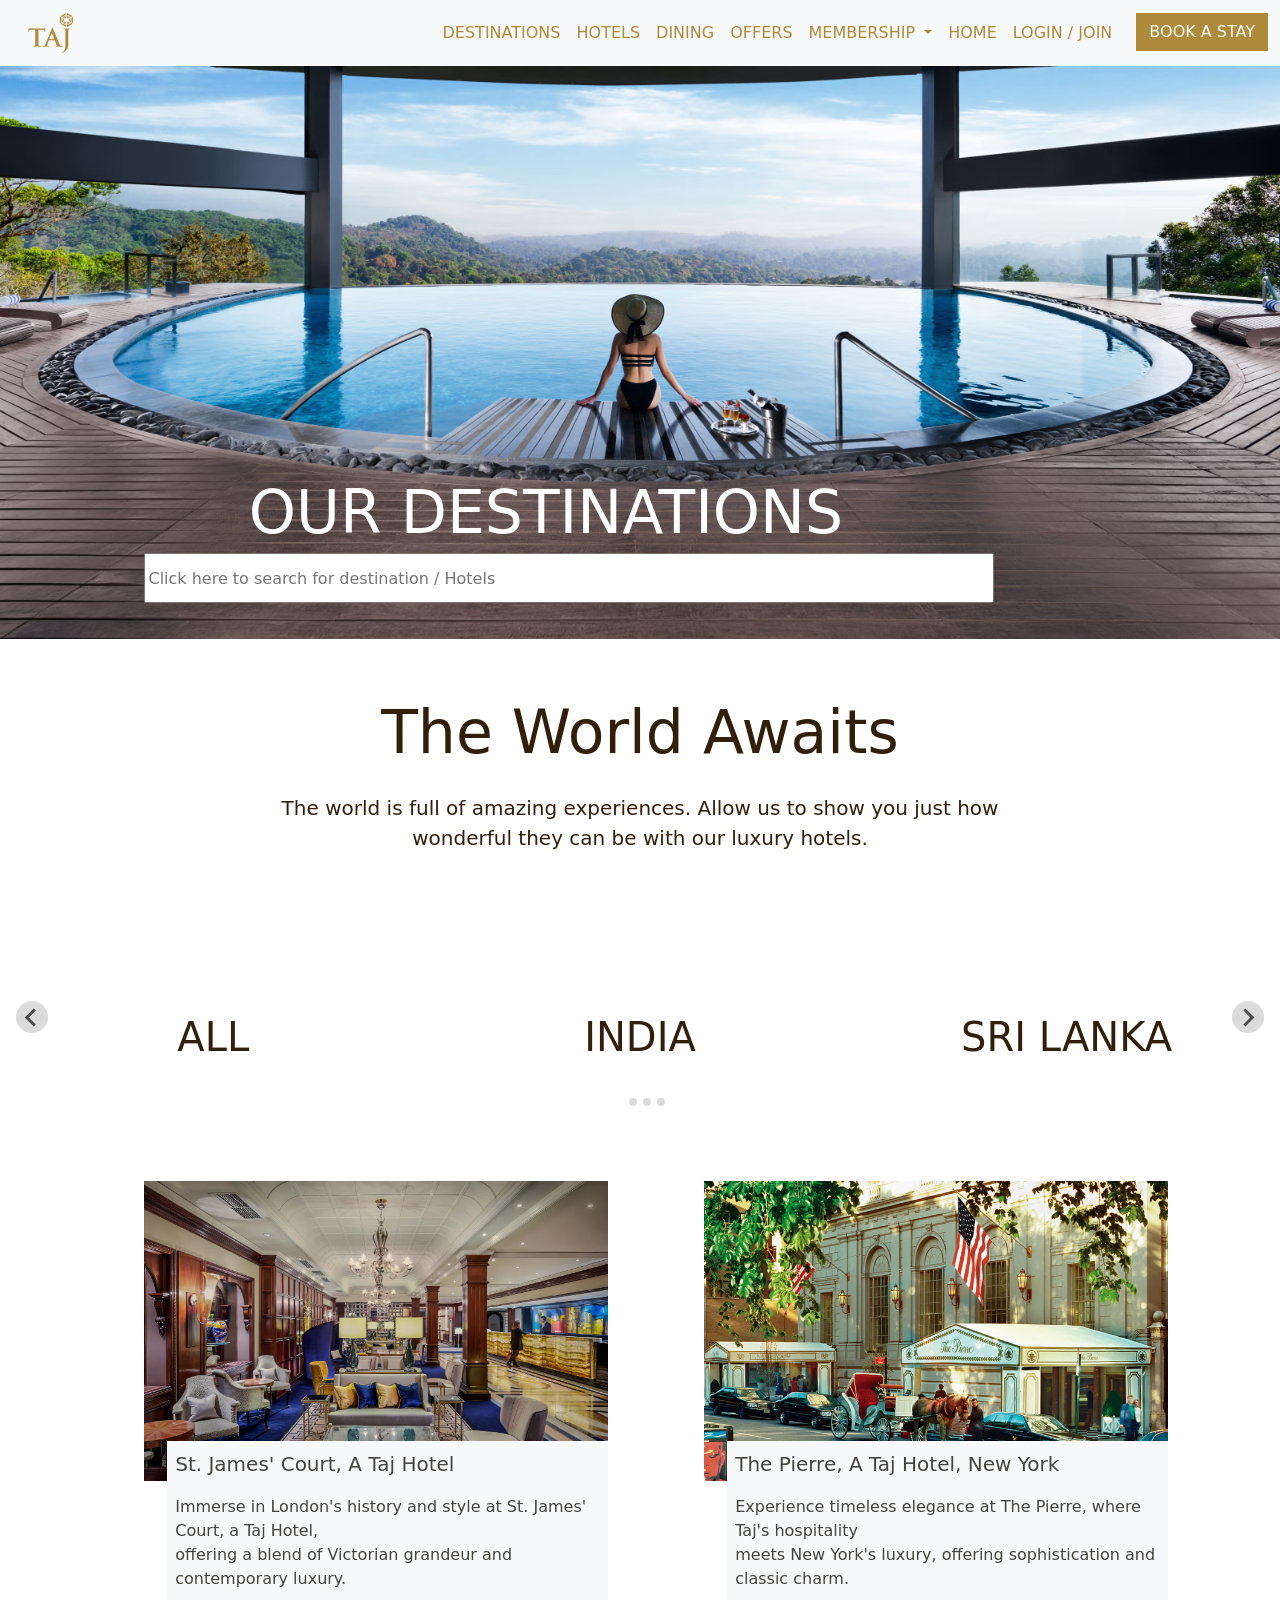
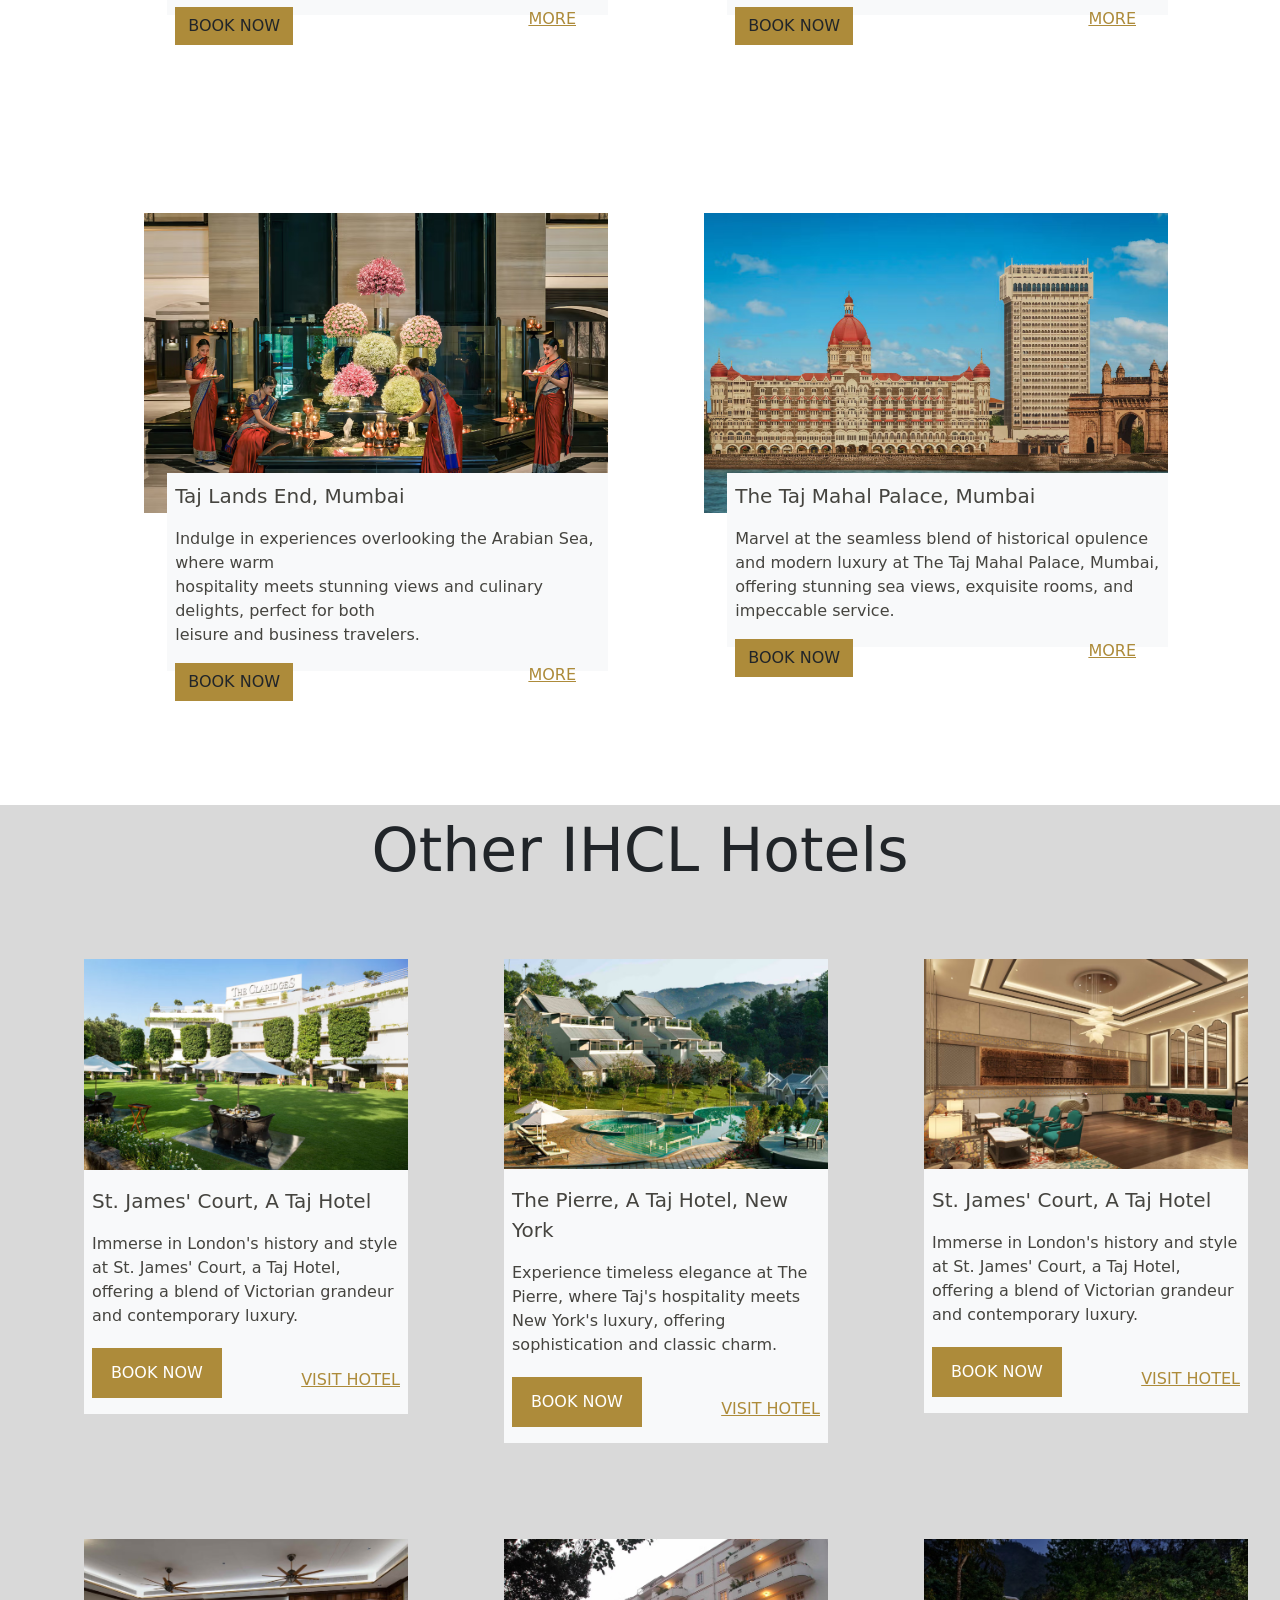
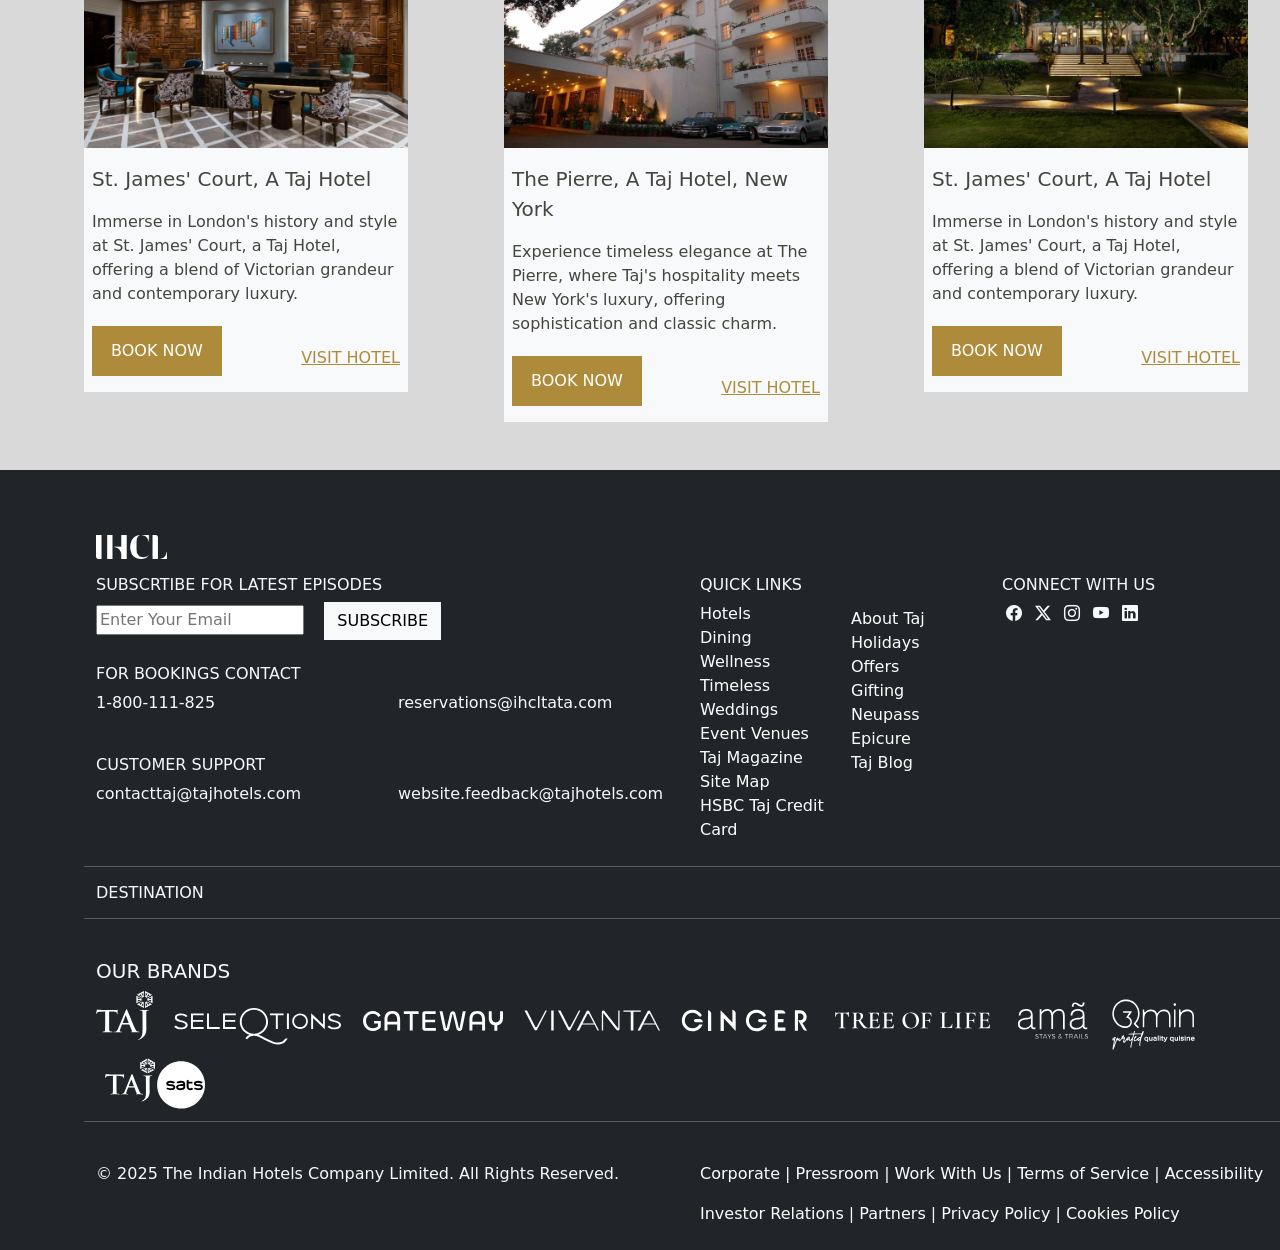
<file: des.html>
<!DOCTYPE html>
<html lang="en">
<head>
    <meta charset="UTF-8">
    <meta name="viewport" content="width=device-width, initial-scale=1.0">
    <title>Destination</title>
    <link rel="stylesheet" href="css/bootstrap.css">
    <link rel="stylesheet" href="css/splide.min.css">
    <link rel="stylesheet" href="https://cdn.jsdelivr.net/npm/bootstrap-icons@1.11.3/font/bootstrap-icons.min.css">
    <link rel="stylesheet" href="css/style.css">
</head>
<body>
    <!--navbar start-->
<nav class="navbar navbar-expand-lg navbar-light bg-light sticky-top">
  <div class="container-fluid">
    <!-- Logo -->
    <a class="navbar-brand ms-3" href="index.html">
      <img src="img/tajlogo2.png" alt="Logo" style="height:40px;">
    </a>

    <!-- Toggler (Hamburger icon for mobile) -->
    <button class="navbar-toggler" type="button" data-bs-toggle="collapse" data-bs-target="#navbarSupportedContent">
      <span class="navbar-toggler-icon"></span>
    </button>

    <!-- Collapsible Menu -->
    <div class="collapse navbar-collapse" id="navbarSupportedContent">
      <ul class="navbar-nav ms-auto mb-2 mb-lg-0 text-center">
        <li class="nav-item">
          <a class="nav-link a" href="des.html">DESTINATIONS</a>
        </li>
        <li class="nav-item">
          <a class="nav-link a" href="hotels.html">HOTELS</a>
        </li>
        <li class="nav-item">
          <a class="nav-link a" href="dining.html">DINING</a>
        </li>
        <li class="nav-item">
          <a class="nav-link a" href="offer.html">OFFERS</a>
        </li>
        <li class="nav-item dropdown">
          <a class="nav-link a dropdown-toggle" href="#" role="button" data-bs-toggle="dropdown">
            MEMBERSHIP
          </a>
          <ul class="dropdown-menu">
            <li><a class="dropdown-item" href="#">Action</a></li>
            <li><a class="dropdown-item" href="#">Another action</a></li>
            <li><hr class="dropdown-divider"></li>
            <li><a class="dropdown-item" href="#">Something else here</a></li>
          </ul>
        </li>
        <li class="nav-item">
          <a class="nav-link a" href="index.html">HOME</a>
        </li>
        <li class="nav-item">
          <a class="nav-link a" href="login.html">LOGIN / JOIN</a>
        </li>
        <li class="nav-item">
          <button class="btn text-light rounded-0 ms-lg-3 mt-2 mt-lg-0" style="background-color:#ad8b3a;">BOOK A STAY</button>
        </li>
      </ul>
    </div>
  </div>
</nav>

    <!--navbar end-->

    <!--main start-->
  <div class="row" style="position: relative;">
    <div>
    <img src="img/d.avif" alt="" class="img-fluid">
    </div>
    <div>
      <p style="font-size: 60px; color: white; position: absolute;" class="headi">OUR DESTINATIONS</p>
      <form action="" class="headedi">
        <input type="text" style="height: 50px; width: 850px;" placeholder="Click here to search for destination / Hotels">
  </form>
    </div>
</div>
<!--main end-->

<!--explore start-->
<div class="row">
    <div class="col-sm-12 text-center my-5" style="color: #311f0a; font-weight: 100;">
      <p style="font-size: 60px;">The World Awaits</p>
      <p style="font-size: 20px;">The world is full of amazing experiences. Allow us to show you just how <br> wonderful they can be with our luxury hotels.
      </p>
    </div>
    <div class="col-sm-12" style="color: #311f0a; font-weight: 100;">
      <section class="splide" aria-label="Splide Basic HTML Example">
        <div class="splide__track">
          <ul class="splide__list">
            <li class="splide__slide">
                <div class="row p-5 text-center mt-5">
                  <h1>ALL</h1>
                </div>
              </li>
              <li class="splide__slide">
                <div class="row p-5 text-center mt-5">
                  <h1>INDIA</h1>
                </div>
              </li>
              <li class="splide__slide">
                <div class="row p-5 text-center mt-5">
                  <h1>SRI LANKA</h1>
                </div>
              </li>
              <li class="splide__slide">
                <div class="row p-5 text-center mt-5">
                  <h1>AFRICA</h1>
                </div>
              </li>
              <li class="splide__slide">
                <div class="row p-5 text-center mt-5">
                  <h1>DUBAI</h1>
                </div>
              </li>
              <li class="splide__slide">
                <div class="row p-5 text-center mt-5">
                  <h1>RUSSIA</h1>
                </div>
              </li>
              <li class="splide__slide">
                <div class="row p-5 text-center mt-5">
                  <h1>AUSTRALIA</h1>
                </div>
              </li>
              <li class="splide__slide">
                <div class="row p-5 text-center mt-5">
                  <h1>US</h1>
                </div>
              </li>
              <li class="splide__slide">
                <div class="row p-5 text-center mt-5">
                  <h1>BRAZIL</h1>
                </div>
              </li>
              <li class="splide__slide">
                <div class="row p-5 text-center mt-5">
                  <h1>BHUTAN</h1>
                </div>
              </li>
              
          </ul>
        </div>
      </section>
    </div>
  </div>
  <!--explore end--> 

  <!--d1 start-->
   <div class="row mx-5">
    <div class="row m-2 my-5">
        <div class="cool m-2">
          <div class="row m-2">
            <div class="col-sm-6 px-5">
              <div class=" inn">
                <img src="img/h11.avif" alt="" class="img-fluid">
                <div class="insid bg-light p-2" style="color: #45443F;">
                    <p style="font-weight: 100; font-size: 20px;">St. James' Court, A Taj Hotel</p>
                    <p>Immerse in London's history and style at St. James' Court, a Taj Hotel, <br> offering a blend of Victorian grandeur and contemporary luxury.</p>
                    <div class="pe-4">
                      <a href="" class="btn rounded-0" style="background-color:#ad8b3a ; float: left;">BOOK NOW</a>
                      <a href="" style="color: #ad8b3a; float: right; ">MORE</a>
                      </div>
                  </div>
            </div>
            </div>
            <div class="col-sm-6 px-5">
              <div class=" inn">
                <img src="img/h12.avif" alt="" class="img-fluid">
                <div class="insid bg-light p-2" style="color: #45443F;">
                    <p style="font-weight: 100; font-size: 20px;">The Pierre, A Taj Hotel, New York</p>
                    <p>Experience timeless elegance at The Pierre, where Taj's hospitality <br> meets New York's luxury, offering sophistication and classic charm.</p>
                    <div class="pe-4">
                      <a href="" class="btn rounded-0" style="background-color:#ad8b3a ; float: left;">BOOK NOW</a>
                      <a href="" style="color: #ad8b3a; float: right; ">MORE</a>
                      </div>
                  </div>
            </div>
            </div>
          </div>
        </div>
      </div>
      <div class="row m-2 my-5">
        <div class="cool m-2">
          <div class="row m-2">
            <div class="col-sm-6 px-5">
              <div class=" inn">
                <img src="img/h13.avif" alt="" class="img-fluid">
                <div class="insid bg-light p-2" style="color: #45443F;">
                    <p style="font-weight: 100; font-size: 20px;">Taj Lands End, Mumbai</p>
                    <p>Indulge in experiences overlooking the Arabian Sea, where warm <br> hospitality meets stunning views and culinary delights, perfect for both <br> leisure and business travelers.</p>
                    <div class="pe-4">
                      <a href="" class="btn rounded-0" style="background-color:#ad8b3a ; float: left;">BOOK NOW</a>
                      <a href="" style="color: #ad8b3a; float: right; ">MORE</a>
                      </div>
                  </div>
            </div>
            </div>
            <div class="col-sm-6 px-5">
              <div class=" inn">
                <img src="img/h14.avif" alt="" class="img-fluid">
                <div class="insid bg-light p-2" style="color: #45443F;">
                    <p style="font-weight: 100; font-size: 20px;">The Taj Mahal Palace, Mumbai</p>
                    <p>Marvel at the seamless blend of historical opulence and modern luxury at The Taj Mahal Palace, Mumbai, offering stunning sea views, exquisite rooms, and impeccable service.
                    </p>
                    <div class="pe-4">
                      <a href="" class="btn rounded-0" style="background-color:#ad8b3a ; float: left;">BOOK NOW</a>
                      <a href="" style="color: #ad8b3a; float: right; ">MORE</a>
                      </div>
                  </div>
            </div>
            </div>
          </div>
        </div>
      </div>
   </div>
 <!--d1 end-->

 <!--other start-->
 <div class="row" style="background-color: #d9d9d9;">
    <div class="col-sm-12 text-center">
      <p style="font-size: 60px;">Other IHCL Hotels</p>
    </div>
    <div class="row m-2 my-5">
      <div class="cool ms-2">
        <div class="row ms-2">
          <div class="col-sm-4 px-5">
            <div class=" inn">
              <img src="img/d11.avif" alt="" class="img-fluid">
              <div class=" bg-light p-2 py-3" style="color: #45443F; ">
                  <p style="font-weight: 100; font-size: 20px;">St. James' Court, A Taj Hotel</p>
                  <p>Immerse in London's history and style at St. James' Court, a Taj Hotel,  offering a blend of Victorian grandeur and contemporary luxury.</p>
                  <button style="background-color: #ad8b3a; height: 50px; width: 130px; border: 0px; color: white;" class="mt-1">BOOK NOW</button>
                  <a href="" class="mt-4" style="color: #ad8b3a; float: right;">VISIT HOTEL</a></span>
                  </div>
          </div>
          </div>
          <div class="col-sm-4 px-5">
            <div class=" inn">
              <img src="img/d12.avif" alt="" class="img-fluid">
              <div class=" bg-light p-2 py-3" style="color: #45443F;">
                  <p style="font-weight: 100; font-size: 20px;">The Pierre, A Taj Hotel, New York</p>
                  <p>Experience timeless elegance at The Pierre, where Taj's hospitality  meets New York's luxury, offering sophistication and classic charm.</p>
                  <button style="background-color: #ad8b3a; height: 50px; width: 130px; border: 0px; color: white;" class="mt-1">BOOK NOW</button>
                  <a href="" class="mt-4" style="color: #ad8b3a; float: right;">VISIT HOTEL</a>
                </div>
          </div>
          </div>
          <div class="col-sm-4 px-5">
            <div class=" inn">
              <img src="img/d13.avif" alt="" class="img-fluid">
              <div class=" bg-light p-2 py-3" style="color: #45443F; ">
                  <p style="font-weight: 100; font-size: 20px;">St. James' Court, A Taj Hotel</p>
                  <p>Immerse in London's history and style at St. James' Court, a Taj Hotel, offering a blend of Victorian grandeur and contemporary luxury.</p>
                  <button style="background-color: #ad8b3a; height: 50px; width: 130px; border: 0px; color: white;" class="mt-1">BOOK NOW</button>
                  <a href="" class="mt-4" style="color: #ad8b3a; float: right;">VISIT HOTEL</a></span>
                  </div>
          </div>
          </div>
        </div>
      </div>
    </div>
    <div class="row m-2 my-5">
        <div class="cool ms-2">
          <div class="row ms-2">
            <div class="col-sm-4 px-5">
              <div class=" inn">
                <img src="img/d14.avif" alt="" class="img-fluid">
                <div class=" bg-light p-2 py-3" style="color: #45443F; ">
                    <p style="font-weight: 100; font-size: 20px;">St. James' Court, A Taj Hotel</p>
                    <p>Immerse in London's history and style at St. James' Court, a Taj Hotel,  offering a blend of Victorian grandeur and contemporary luxury.</p>
                    <button style="background-color: #ad8b3a; height: 50px; width: 130px; border: 0px; color: white;" class="mt-1">BOOK NOW</button>
                    <a href="" class="mt-4" style="color: #ad8b3a; float: right;">VISIT HOTEL</a></span>
                    </div>
            </div>
            </div>
            <div class="col-sm-4 px-5">
              <div class=" inn">
                <img src="img/d15.avif" alt="" class="img-fluid">
                <div class=" bg-light p-2 py-3" style="color: #45443F;">
                    <p style="font-weight: 100; font-size: 20px;">The Pierre, A Taj Hotel, New York</p>
                    <p>Experience timeless elegance at The Pierre, where Taj's hospitality  meets New York's luxury, offering sophistication and classic charm.</p>
                    <button style="background-color: #ad8b3a; height: 50px; width: 130px; border: 0px; color: white;" class="mt-1">BOOK NOW</button>
                    <a href="" class="mt-4" style="color: #ad8b3a; float: right;">VISIT HOTEL</a>
                  </div>
            </div>
            </div>
            <div class="col-sm-4 px-5">
              <div class=" inn">
                <img src="img/d16.avif" alt="" class="img-fluid">
                <div class=" bg-light p-2 py-3" style="color: #45443F; ">
                    <p style="font-weight: 100; font-size: 20px;">St. James' Court, A Taj Hotel</p>
                    <p>Immerse in London's history and style at St. James' Court, a Taj Hotel, offering a blend of Victorian grandeur and contemporary luxury.</p>
                    <button style="background-color: #ad8b3a; height: 50px; width: 130px; border: 0px; color: white;" class="mt-1">BOOK NOW</button>
                    <a href="" class="mt-4" style="color: #ad8b3a; float: right;">VISIT HOTEL</a></span>
                    </div>
            </div>
            </div>
          </div>
        </div>
      </div>
      
  </div>
 <!--other end-->
 
 <!--footer start-->
 <div class="row bg-dark px-5 pt-5 pb-2">
    <div class="col-sm-12 mx-5 mt-3">
        <img src="img/f1.png" alt="" style="height: 24px; width: 71px;">
        <div class="row text-light mt-3">
         <div class="col-sm-6">
            <h6>SUBSCRTIBE FOR LATEST EPISODES</h6>
            <input type="email" placeholder="Enter Your Email"> &nbsp;&nbsp;&nbsp;<a href="" class="btn btn-light rounded-0">SUBSCRIBE</a>
            <h6 class="mt-4">FOR BOOKINGS CONTACT</h6>
            <div class="row">
                <div class="col-sm-6"><p>1-800-111-825</p></div>
                <div class="col-sm-6"><p>
                    reservations@ihcltata.com</p></div>
            </div>
            <h6 class="mt-4">CUSTOMER SUPPORT</h6>
            <div class="row">
                <div class="col-sm-6"><p>contacttaj@tajhotels.com</p></div>
                <div class="col-sm-6"><p>
                    website.feedback@tajhotels.com</p></div>
            </div>
         </div>
         <div class="col-sm-6">
            <div class="row">
                <div class="col-sm-6">
                    <div class="row suraj">
                        <div class="col-sm-6">
                            <h6>QUICK LINKS</h6>
                            <span><a href="">Hotels</a></span> <br>
                            <span><a href="">Dining</a></span> <br>
                            <span><a href="">Wellness</a></span> <br>
                            <span><a href="">Timeless Weddings</a></span> <br>
                            <span><a href="">Event Venues</a></span> <br>
                            <span><a href="">Taj Magazine</a></span> <br>
                            <span><a href="">Site Map</a></span> <br>
                            <span><a href="">HSBC Taj Credit</a></span> <br>
                            <span><a href="">Card</a></span> <br>
                        </div>
                        <div class="col-sm-6">
                            <h6></h6> <br>
                            <span><a href="">About Taj</a></span> <br>
                            <span><a href="">Holidays</a></span> <br>
                            <span><a href="">Offers</a></span> <br>
                            <span><a href="">Gifting</a></span> <br>
                            <span><a href="">Neupass</a></span> <br>
                            <span><a href="">Epicure</a></span> <br>
                            <span><a href="">Taj Blog</a></span> <br>
                        </div>
                    </div>
                </div>
                <div class="col-sm-6">
                    <h6>CONNECT WITH US</h6>
                    <span>
                        <span class="mx-1"><i class="bi bi-facebook"></i></span>
                       <span class="mx-1"> <i class="bi bi-twitter-x"></i></span>
                        <span class="mx-1"><i class="bi bi-instagram"></i></span>
                      <span class="mx-1"> <i class="bi bi-youtube"></i></span>
                       <span class="mx-1"> <i class="bi bi-linkedin"></i></span>
                    </span>
                </div>
            </div>
         </div>
        </div>
        <div class="row text-light my-4">
            <hr>
        <h6 class="mb-3">DESTINATION</h6>
        <hr>
        </div>
        <div class="row text-light my-4">
            <h5>OUR BRANDS</h5>
            <span>
                <span class="me-2"><img src="img/f11.svg" alt=""></span>
                <span class="mx-2"><img src="img/f12.svg" alt=""></span>
                <span class="mx-2"><img src="img/f13.svg" alt=""></span>
                <span class="mx-2"><img src="img/f14.svg" alt=""></span>
                <span class="mx-2"><img src="img/f15.svg" alt=""></span>
                <span class="mx-2"><img src="img/f16.svg" alt=""></span>
                <span class="mx-2"><img src="img/f17.svg" alt=""></span>
                <span class="mx-2"><img src="img/f18.svg" alt=""></span>
                <span class="mx-2"><img src="img/f19.svg" alt=""></span>
            </span>
            <hr>
        </div>
        <div class="row text-light">
            <div class="col-sm-6">
                <p>© 2025 The Indian Hotels Company Limited. All Rights Reserved.</p>
            </div>
            <div class="col-sm-6 good">
                <p><span>
                    <a href="">Corporate</a>  | 
                    <a href="">Pressroom</a>  |
                    <a href=""> Work With Us</a>  |
                    <a href="">Terms of Service</a>  |
                    <a href="">Accessibility</a>  
                </span></p>
                <p class="ms-auto"><span>
                    <a href="">Investor Relations</a>  |
                    <a href="">Partners</a>  |
                    <a href="">Privacy Policy</a>  |
                    <a href="">Cookies Policy</a>  
                </span></p>
            </div>
        </div>
    </div>
 </div>
  <!--footer end-->


    
    <script src="js/bootstrap.bundle.js"></script>
    <script src="js/splide.min.js"></script>
    <script>
        var splide = new Splide( '.splide', {
  type   : 'loop',
  perPage: 3,
  perMove: 1,
} );

splide.mount();
</script>
</body>

</html>
</file>
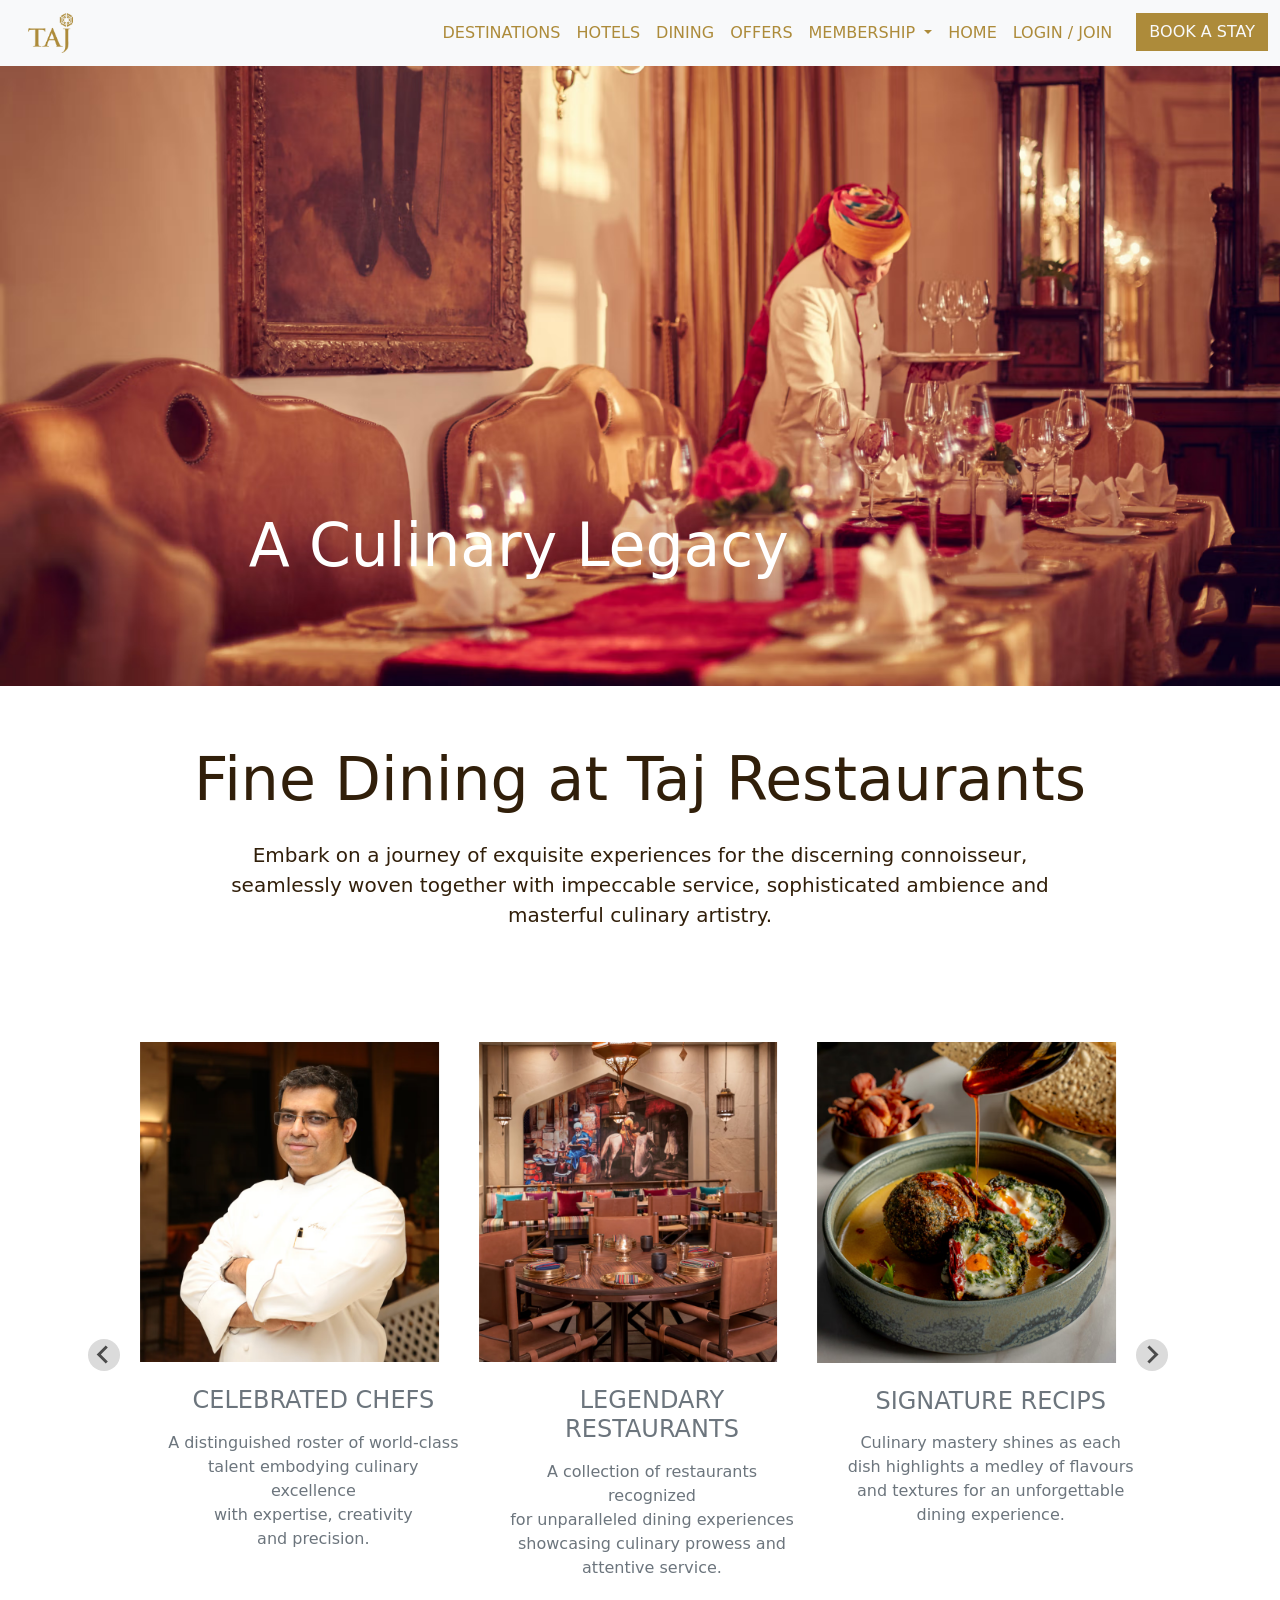
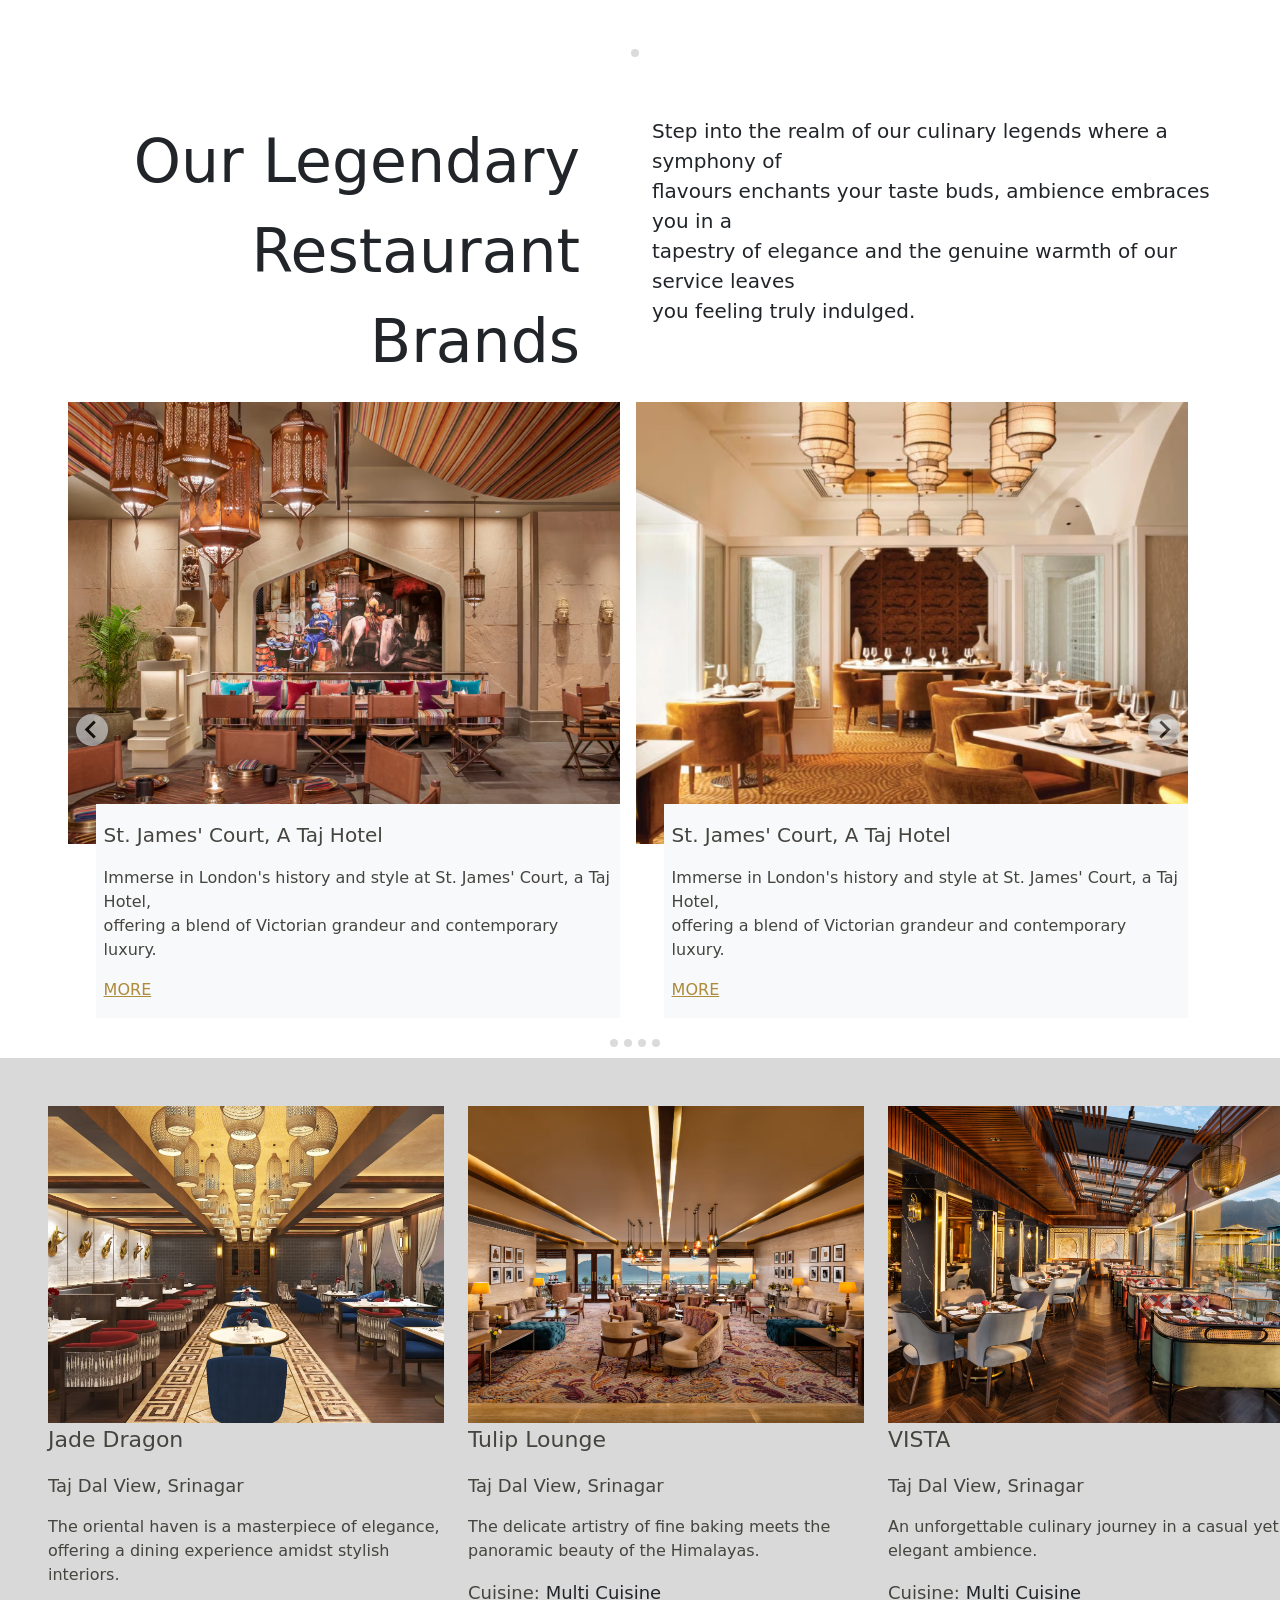
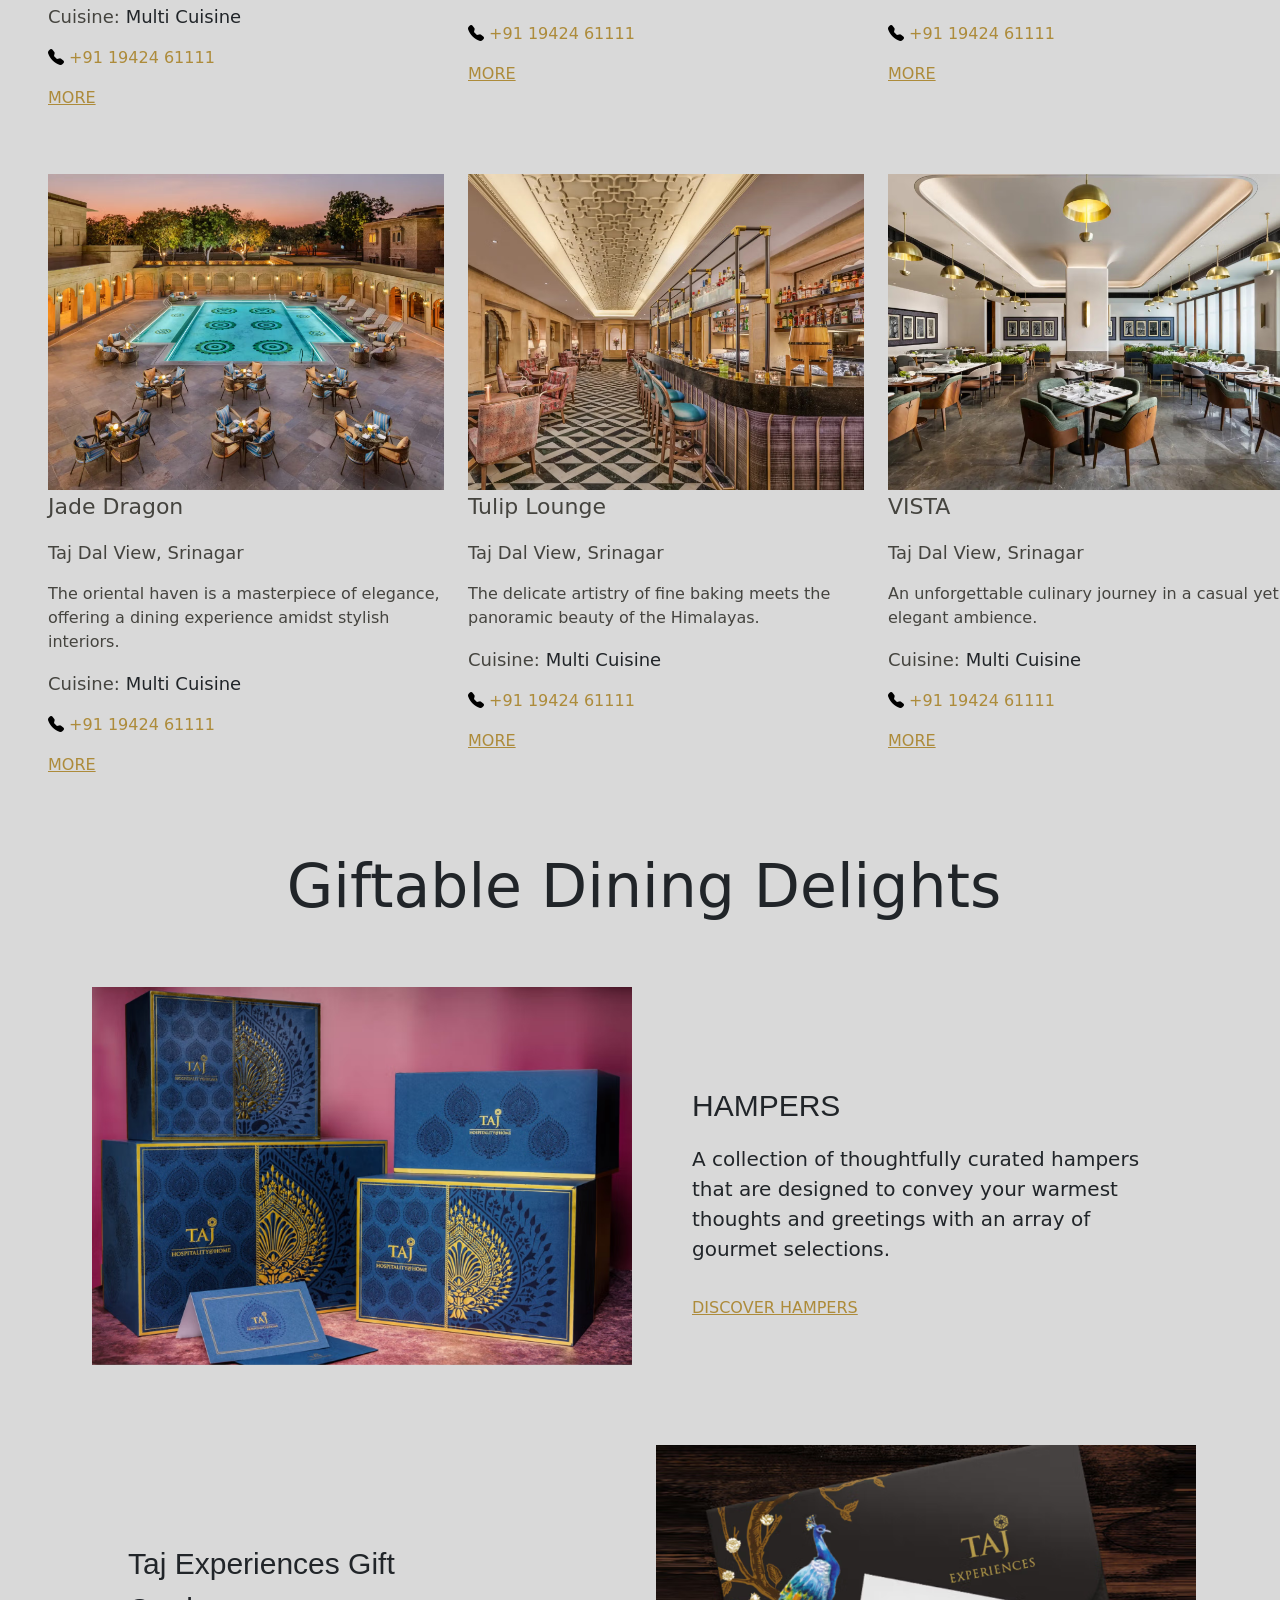
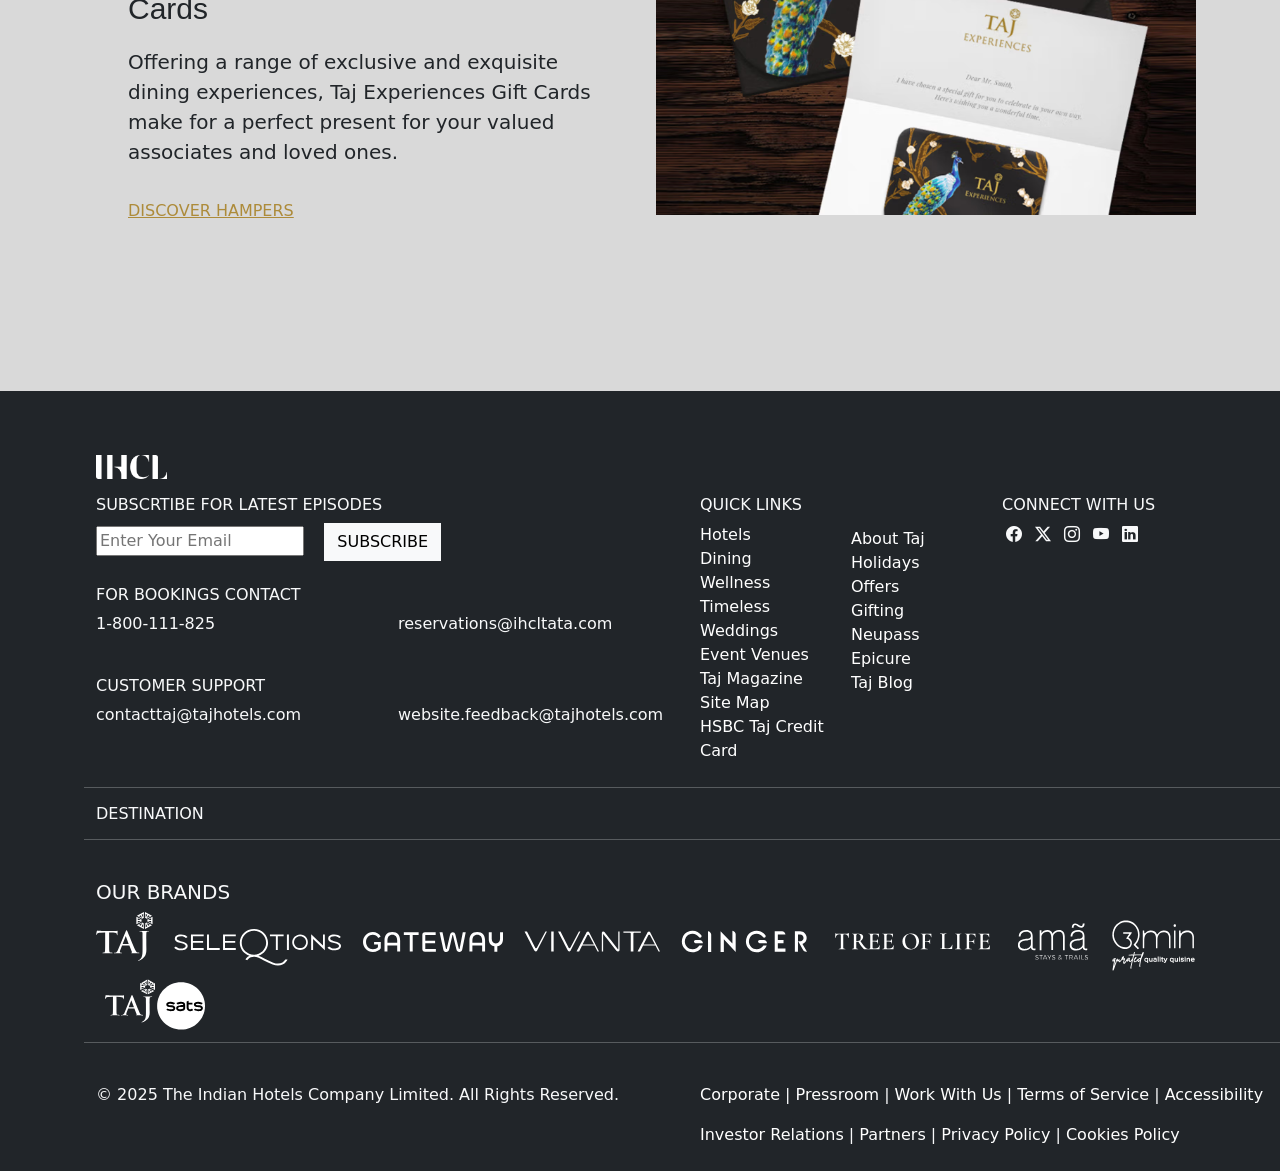
<file: dining.html>
<!DOCTYPE html>
<html lang="en">
<head>
    <meta charset="UTF-8">
    <meta name="viewport" content="width=device-width, initial-scale=1.0">
    <title>Dining</title>
    <link rel="stylesheet" href="css/bootstrap.css">
    <link rel="stylesheet" href="css/splide.min.css">
    <link rel="stylesheet" href="https://cdn.jsdelivr.net/npm/bootstrap-icons@1.11.3/font/bootstrap-icons.min.css">
    <link rel="stylesheet" href="css/style.css">
</head>
<body>
    <!--navbar start-->
<nav class="navbar navbar-expand-lg navbar-light bg-light sticky-top">
  <div class="container-fluid">
    <!-- Logo -->
    <a class="navbar-brand ms-3" href="index.html">
      <img src="img/tajlogo2.png" alt="Logo" style="height:40px;">
    </a>

    <!-- Toggler (Hamburger icon for mobile) -->
    <button class="navbar-toggler" type="button" data-bs-toggle="collapse" data-bs-target="#navbarSupportedContent">
      <span class="navbar-toggler-icon"></span>
    </button>

    <!-- Collapsible Menu -->
    <div class="collapse navbar-collapse" id="navbarSupportedContent">
      <ul class="navbar-nav ms-auto mb-2 mb-lg-0 text-center">
        <li class="nav-item">
          <a class="nav-link a" href="des.html">DESTINATIONS</a>
        </li>
        <li class="nav-item">
          <a class="nav-link a" href="hotels.html">HOTELS</a>
        </li>
        <li class="nav-item">
          <a class="nav-link a" href="dining.html">DINING</a>
        </li>
        <li class="nav-item">
          <a class="nav-link a" href="offer.html">OFFERS</a>
        </li>
        <li class="nav-item dropdown">
          <a class="nav-link a dropdown-toggle" href="#" role="button" data-bs-toggle="dropdown">
            MEMBERSHIP
          </a>
          <ul class="dropdown-menu">
            <li><a class="dropdown-item" href="#">Action</a></li>
            <li><a class="dropdown-item" href="#">Another action</a></li>
            <li><hr class="dropdown-divider"></li>
            <li><a class="dropdown-item" href="#">Something else here</a></li>
          </ul>
        </li>
        <li class="nav-item">
          <a class="nav-link a" href="index.html">HOME</a>
        </li>
        <li class="nav-item">
          <a class="nav-link a" href="login.html">LOGIN / JOIN</a>
        </li>
        <li class="nav-item">
          <button class="btn text-light rounded-0 ms-lg-3 mt-2 mt-lg-0" style="background-color:#ad8b3a;">BOOK A STAY</button>
        </li>
      </ul>
    </div>
  </div>
</nav>

    <!--navbar end-->

    <!--main start-->
  <div class="row" style="position: relative;">
    <div>
    <img src="img/dining.avif" alt="" class="img-fluid">
    </div>
    <div>
      <p style="font-size: 60px; color: white; position: absolute;" class="headi">A Culinary Legacy</p>
      
    </div>
</div>
<!--main end-->

<!--fine start-->
<div class="row">
    <div class="col-sm-12 text-center my-5" style="color: #311f0a; font-weight: 100;">
      <p style="font-size: 60px;">Fine Dining at Taj Restaurants
    </p>
      <p style="font-size: 20px;">Embark on a journey of exquisite experiences for the discerning connoisseur, <br> seamlessly woven together with impeccable service, sophisticated ambience  and  <br>masterful culinary artistry.
      </p>
    </div>
    <div class="row my-5 px-5">
        <div class="col-sm-12 px-5">
            <section class="splide px-5" aria-label="Splide Basic HTML Example" id="lide">
                <div class="splide__track">
                      <ul class="splide__list">
                          <li class="splide__slide">
                            <div class="row mx-2">
                                <img src="img/s1.avif" alt="">
                                <div class="col-sm-12 text-center text-secondary m-4">
                                    <h4 class="mb-3">CELEBRATED CHEFS</h4>
                                    <p>A distinguished roster of world-class <br> talent embodying culinary excellence <br> with expertise, creativity <br> and precision.</p>
                                </div>
                            </div>
                          </li>
                          <li class="splide__slide">
                            <div class="row mx-2">
                                <img src="img/s2.avif" alt="">
                                <div class="col-sm-12 text-center text-secondary m-4">
                                    <h4 class="mb-3">LEGENDARY RESTAURANTS</h4>
                                    <p>A collection of restaurants recognized <br> for unparalleled dining experiences <br> showcasing culinary prowess and <br> attentive service. </p>
                                </div>
                            </div>
                          </li>
                          <li class="splide__slide">
                            <div class="row mx-2">
                                <img src="img/s3.avif" alt="">
                                <div class="col-sm-12 text-center text-secondary m-4">
                                    <h4 class="mb-3">SIGNATURE RECIPS</h4>
                                    <p>Culinary mastery shines as each <br> dish highlights a medley of flavours <br> and textures for an unforgettable <br> dining experience.</p>
                                </div>
                            </div>
                          </li>
                          <li class="splide__slide">
                            <div class="row mx-2">
                                <img src="img/s4.avif" alt="">
                                <div class="col-sm-12 text-center text-secondary m-4">
                                    <h4 class="mb-3">PREMIER GLOBAL CUISINES</h4>
                                    <p>Experience the best of local and world <br> flavours where authentic ingredients and <br> techniques blend seamlessly for unparalleled <br> culinary harmony.</p>
                                </div>
                            </div>
                          </li>
                          <li class="splide__slide">
                            <div class="row mx-2">
                                <img src="img/s5.avif" alt="">
                                <div class="col-sm-12 text-center text-secondary m-4">
                                    <h4 class="mb-3">BEYOND THE ORDINARY</h4>
                                    <p>Elegant and intricately crafted <br> experiences unfold into bespoke <br> service and opulent settings. </p>
                                </div>
                            </div>
                          </li>
                          
                      </ul>
                </div>
              </section>
        </div>
    </div>
  </div>
<!--fine end-->

<!--slider start-->
<div class="row mx-5">
  <div class="col-sm-6">
    <p style="font-size: 60px;" class="text-end me-5">Our Legendary <br>
      Restaurant Brands</p>
  </div>
  <div class="col-sm-6">
    <p style="font-size: 20px;">Step into the realm of our culinary legends where a symphony of <br> flavours enchants your taste buds, ambience embraces you in a <br> tapestry of elegance and the genuine warmth of our service leaves <br> you feeling truly indulged.</p>
  </div>
  <div class="row">
    <div class="col-sm-12">
      <section class="splide" aria-label="Splide Basic HTML Example" id="slide">
        <div class="splide__track">
          <ul class="splide__list">
            <li class="splide__slide">
              <div class=" inn mx-2">
                <img src="img/z1.avif" alt="" class="img-fluid">
                <div class="insid bg-light p-2 py-3" style="color: #45443F; ">
                    <p style="font-weight: 100; font-size: 20px;">St. James' Court, A Taj Hotel</p>
                    <p>Immerse in London's history and style at St. James' Court, a Taj Hotel, <br> offering a blend of Victorian grandeur and contemporary luxury.</p>
                    <a href="" class="mt-4" style="color: #ad8b3a;">MORE</a></span>
                    </div>
            </div>
            </li>
            <li class="splide__slide">
              <div class=" inn mx-2">
                <img src="img/z2.avif" alt="" class="img-fluid">
                <div class="insid bg-light p-2 py-3" style="color: #45443F; ">
                    <p style="font-weight: 100; font-size: 20px;">St. James' Court, A Taj Hotel</p>
                    <p>Immerse in London's history and style at St. James' Court, a Taj Hotel, <br> offering a blend of Victorian grandeur and contemporary luxury.</p>
                    <a href="" class="mt-4" style="color: #ad8b3a;">MORE</a></span>
                    </div>
            </div>
            </li>
            <li class="splide__slide">
              <div class=" inn mx-2">
                <img src="img/z3.avif" alt="" class="img-fluid">
                <div class="insid bg-light p-2 py-3" style="color: #45443F; ">
                    <p style="font-weight: 100; font-size: 20px;">St. James' Court, A Taj Hotel</p>
                    <p>Immerse in London's history and style at St. James' Court, a Taj Hotel, <br> offering a blend of Victorian grandeur and contemporary luxury.</p>
                    <a href="" class="mt-4" style="color: #ad8b3a;">MORE</a></span>
                    </div>
            </div>
            </li>
            <li class="splide__slide">
              <div class=" inn mx-2">
                <img src="img/z4.avif" alt="" class="img-fluid">
                <div class="insid bg-light p-2 py-3" style="color: #45443F; ">
                    <p style="font-weight: 100; font-size: 20px;">St. James' Court, A Taj Hotel</p>
                    <p>Immerse in London's history and style at St. James' Court, a Taj Hotel, <br> offering a blend of Victorian grandeur and contemporary luxury.</p>
                    <a href="" class="mt-4" style="color: #ad8b3a;">MORE</a></span>
                    </div>
            </div>
            </li>
            <li class="splide__slide">
              <div class=" inn mx-2">
                <img src="img/z5.avif" alt="" class="img-fluid">
                <div class="insid bg-light p-2 py-3" style="color: #45443F; ">
                    <p style="font-weight: 100; font-size: 20px;">St. James' Court, A Taj Hotel</p>
                    <p>Immerse in London's history and style at St. James' Court, a Taj Hotel, <br> offering a blend of Victorian grandeur and contemporary luxury.</p>
                    <a href="" class="mt-4" style="color: #ad8b3a;">MORE</a></span>
                    </div>
            </div>
            </li>
            <li class="splide__slide">
              <div class=" inn mx-2">
                <img src="img/z6.avif" alt="" class="img-fluid">
                <div class="insid bg-light p-2 py-3" style="color: #45443F; ">
                    <p style="font-weight: 100; font-size: 20px;">St. James' Court, A Taj Hotel</p>
                    <p>Immerse in London's history and style at St. James' Court, a Taj Hotel, <br> offering a blend of Victorian grandeur and contemporary luxury.</p>
                    <a href="" class="mt-4" style="color: #ad8b3a;">MORE</a></span>
                    </div>
            </div>
            </li>
            <li class="splide__slide">
              <div class=" inn mx-2">
                <img src="img/z7.avif" alt="" class="img-fluid">
                <div class="insid bg-light p-2 py-3" style="color: #45443F; ">
                    <p style="font-weight: 100; font-size: 20px;">St. James' Court, A Taj Hotel</p>
                    <p>Immerse in London's history and style at St. James' Court, a Taj Hotel, <br> offering a blend of Victorian grandeur and contemporary luxury.</p>
                    <a href="" class="mt-4" style="color: #ad8b3a;">MORE</a></span>
                    </div>
            </div>
            </li>
            <li class="splide__slide">
              <div class=" inn mx-2">
                <img src="img/z8.avif" alt="" class="img-fluid">
                <div class="insid bg-light p-2 py-3" style="color: #45443F; ">
                    <p style="font-weight: 100; font-size: 20px;">St. James' Court, A Taj Hotel</p>
                    <p>Immerse in London's history and style at St. James' Court, a Taj Hotel, <br> offering a blend of Victorian grandeur and contemporary luxury.</p>
                    <a href="" class="mt-4" style="color: #ad8b3a;">MORE</a></span>
                    </div>
            </div>
            </li>
            <li class="splide__slide">
              <div class=" inn mx-2">
                <img src="img/z9.avif" alt="" class="img-fluid">
                <div class="insid bg-light p-2 py-3" style="color: #45443F; ">
                    <p style="font-weight: 100; font-size: 20px;">St. James' Court, A Taj Hotel</p>
                    <p>Immerse in London's history and style at St. James' Court, a Taj Hotel, <br> offering a blend of Victorian grandeur and contemporary luxury.</p>
                    <a href="" class="mt-4" style="color: #ad8b3a;">MORE</a></span>
                    </div>
            </div>
            </li>
            
          </ul>
        </div>
      </section>
    </div>
  </div>
</div>
<!--slider end-->

<!--d2 start-->
<div class="row" style="background-color:#d9d9d9;">
  <div class="row m-2 my-5">
    <div class="cool ms-2 ">
      <div class="row ms-2">
        <div class="col-sm-4">
          <div class=" inn" style="color: #45443F;">
            <img src="img/y1.avif" alt="" class="img-fluid">
                <p style="font-weight: 100; font-size: 22px;">Jade Dragon</p>
                <p style="font-size: 18px;">Taj Dal View, Srinagar</p>
                <p >The oriental haven is a masterpiece of elegance, offering a dining experience amidst stylish interiors.</p>
                <p style="font-size: 18px;">Cuisine: <span class="text-dark">Multi Cuisine</span></p>
                <p style="color:#ad8b3a ;"><span> <span style="color: black;"><i class="bi bi-telephone-fill"></i></span>  +91 19424 61111</span></p>
                <p><a href="" class="mt-4" style="color: #ad8b3a;">MORE</a></span></p>
                </div>
        </div>
        <div class="col-sm-4">
          <div class=" inn" style="color: #45443F;">
            <img src="img/y2.avif" alt="" class="img-fluid">
                <p style="font-weight: 100; font-size: 22px;">Tulip Lounge</p>
                <p style="font-size: 18px;">Taj Dal View, Srinagar</p>
                <p >The delicate artistry of fine baking meets the panoramic beauty of the Himalayas.</p>
                <p style="font-size: 18px;">Cuisine: <span class="text-dark">Multi Cuisine</span></p>
                <p style="color:#ad8b3a ;"><span> <span style="color: black;"><i class="bi bi-telephone-fill"></i></span>  +91 19424 61111</span></p>
                <p><a href="" class="mt-4" style="color: #ad8b3a;">MORE</a></span></p>
                </div>
        </div>
        <div class="col-sm-4">
          <div class=" inn" style="color: #45443F;">
            <img src="img/y3.avif" alt="" class="img-fluid">
                <p style="font-weight: 100; font-size: 22px;">VISTA</p>
                <p style="font-size: 18px;">Taj Dal View, Srinagar</p>
                <p >An unforgettable culinary journey in a casual yet elegant ambience.</p>
                <p style="font-size: 18px;">Cuisine: <span class="text-dark">Multi Cuisine</span></p>
                <p style="color:#ad8b3a ;"><span> <span style="color: black;"><i class="bi bi-telephone-fill"></i></span>  +91 19424 61111</span></p>
                <p><a href="" class="mt-4" style="color: #ad8b3a;">MORE</a></span></p>
                </div>
        </div>
      </div>
      <div class="row ms-2 my-5">
        <div class="col-sm-4">
          <div class=" inn" style="color: #45443F;">
            <img src="img/y4.avif" alt="" class="img-fluid">
                <p style="font-weight: 100; font-size: 22px;">Jade Dragon</p>
                <p style="font-size: 18px;">Taj Dal View, Srinagar</p>
                <p >The oriental haven is a masterpiece of elegance, offering a dining experience amidst stylish interiors.</p>
                <p style="font-size: 18px;">Cuisine: <span class="text-dark">Multi Cuisine</span></p>
                <p style="color:#ad8b3a ;"><span> <span style="color: black;"><i class="bi bi-telephone-fill"></i></span>  +91 19424 61111</span></p>
                <p><a href="" class="mt-4" style="color: #ad8b3a;">MORE</a></span></p>
                </div>
        </div>
        <div class="col-sm-4">
          <div class=" inn" style="color: #45443F;">
            <img src="img/y5.avif" alt="" class="img-fluid">
                <p style="font-weight: 100; font-size: 22px;">Tulip Lounge</p>
                <p style="font-size: 18px;">Taj Dal View, Srinagar</p>
                <p >The delicate artistry of fine baking meets the panoramic beauty of the Himalayas.</p>
                <p style="font-size: 18px;">Cuisine: <span class="text-dark">Multi Cuisine</span></p>
                <p style="color:#ad8b3a ;"><span> <span style="color: black;"><i class="bi bi-telephone-fill"></i></span>  +91 19424 61111</span></p>
                <p><a href="" class="mt-4" style="color: #ad8b3a;">MORE</a></span></p>
                </div>
        </div>
        <div class="col-sm-4">
          <div class=" inn" style="color: #45443F;">
            <img src="img/y6.avif" alt="" class="img-fluid">
                <p style="font-weight: 100; font-size: 22px;">VISTA</p>
                <p style="font-size: 18px;">Taj Dal View, Srinagar</p>
                <p >An unforgettable culinary journey in a casual yet elegant ambience.</p>
                <p style="font-size: 18px;">Cuisine: <span class="text-dark">Multi Cuisine</span></p>
                <p style="color:#ad8b3a ;"><span> <span style="color: black;"><i class="bi bi-telephone-fill"></i></span>  +91 19424 61111</span></p>
                <p><a href="" class="mt-4" style="color: #ad8b3a;">MORE</a></span></p>
                </div>
        </div>
      </div>
      <div class="row my-5 mx-5">
        <div class="row text-center">
        <p style="font-size: 60px;">Giftable Dining Delights</p></div>
        <div class="row my-4 p-3">
          <div class="col-sm-6">
            <img src="img/gift1.avif" alt="" class="img-fluid">
          </div>
          <div class="col-sm-6 px-5 mt-5 pt-5">
            <div class="row">
              <p style="font-family: Arial, Helvetica, sans-serif; font-size: 30px; font-weight: 100">HAMPERS</p>
              <p style="font-size: 20px;">A collection of thoughtfully curated hampers that are designed to convey your warmest thoughts and greetings with an array of gourmet selections.</p>
              <p><p><a href="" class="mt-4" style="color: #ad8b3a;">DISCOVER HAMPERS</a></span></p></p>
            </div>
          </div>
        </div>
        <div class="row my-4 p-3">
          <div class="col-sm-6 px-5 mt-5 pt-5">
            <div class="row">
              <p style="font-family: Arial, Helvetica, sans-serif; font-size: 30px; font-weight: 100">Taj Experiences Gift <br> Cards</p>
              <p style="font-size: 20px;">Offering a range of exclusive and exquisite dining experiences, Taj Experiences Gift Cards make for a perfect present for your valued associates and loved ones.</p>
              <p><p><a href="" class="mt-4" style="color: #ad8b3a;">DISCOVER HAMPERS</a></span></p></p>
            </div>
          </div>
          <div class="col-sm-6">
            <img src="img/gift2.avif" alt="" class="img-fluid">
          </div>
        </div>
      </div>
      
    </div>
  </div>
</div>
<!--d2 end-->

 
 <!--footer start-->
 <div class="row bg-dark px-5 pt-5 pb-2">
    <div class="col-sm-12 mx-5 mt-3">
        <img src="img/f1.png" alt="" style="height: 24px; width: 71px;">
        <div class="row text-light mt-3">
         <div class="col-sm-6">
            <h6>SUBSCRTIBE FOR LATEST EPISODES</h6>
            <input type="email" placeholder="Enter Your Email"> &nbsp;&nbsp;&nbsp;<a href="" class="btn btn-light rounded-0">SUBSCRIBE</a>
            <h6 class="mt-4">FOR BOOKINGS CONTACT</h6>
            <div class="row">
                <div class="col-sm-6"><p>1-800-111-825</p></div>
                <div class="col-sm-6"><p>
                    reservations@ihcltata.com</p></div>
            </div>
            <h6 class="mt-4">CUSTOMER SUPPORT</h6>
            <div class="row">
                <div class="col-sm-6"><p>contacttaj@tajhotels.com</p></div>
                <div class="col-sm-6"><p>
                    website.feedback@tajhotels.com</p></div>
            </div>
         </div>
         <div class="col-sm-6">
            <div class="row">
                <div class="col-sm-6">
                    <div class="row suraj">
                        <div class="col-sm-6">
                            <h6>QUICK LINKS</h6>
                            <span><a href="">Hotels</a></span> <br>
                            <span><a href="">Dining</a></span> <br>
                            <span><a href="">Wellness</a></span> <br>
                            <span><a href="">Timeless Weddings</a></span> <br>
                            <span><a href="">Event Venues</a></span> <br>
                            <span><a href="">Taj Magazine</a></span> <br>
                            <span><a href="">Site Map</a></span> <br>
                            <span><a href="">HSBC Taj Credit</a></span> <br>
                            <span><a href="">Card</a></span> <br>
                        </div>
                        <div class="col-sm-6">
                            <h6></h6> <br>
                            <span><a href="">About Taj</a></span> <br>
                            <span><a href="">Holidays</a></span> <br>
                            <span><a href="">Offers</a></span> <br>
                            <span><a href="">Gifting</a></span> <br>
                            <span><a href="">Neupass</a></span> <br>
                            <span><a href="">Epicure</a></span> <br>
                            <span><a href="">Taj Blog</a></span> <br>
                        </div>
                    </div>
                </div>
                <div class="col-sm-6">
                    <h6>CONNECT WITH US</h6>
                    <span>
                        <span class="mx-1"><i class="bi bi-facebook"></i></span>
                       <span class="mx-1"> <i class="bi bi-twitter-x"></i></span>
                        <span class="mx-1"><i class="bi bi-instagram"></i></span>
                      <span class="mx-1"> <i class="bi bi-youtube"></i></span>
                       <span class="mx-1"> <i class="bi bi-linkedin"></i></span>
                    </span>
                </div>
            </div>
         </div>
        </div>
        <div class="row text-light my-4">
            <hr>
        <h6 class="mb-3">DESTINATION</h6>
        <hr>
        </div>
        <div class="row text-light my-4">
            <h5>OUR BRANDS</h5>
            <span>
                <span class="me-2"><img src="img/f11.svg" alt=""></span>
                <span class="mx-2"><img src="img/f12.svg" alt=""></span>
                <span class="mx-2"><img src="img/f13.svg" alt=""></span>
                <span class="mx-2"><img src="img/f14.svg" alt=""></span>
                <span class="mx-2"><img src="img/f15.svg" alt=""></span>
                <span class="mx-2"><img src="img/f16.svg" alt=""></span>
                <span class="mx-2"><img src="img/f17.svg" alt=""></span>
                <span class="mx-2"><img src="img/f18.svg" alt=""></span>
                <span class="mx-2"><img src="img/f19.svg" alt=""></span>
            </span>
            <hr>
        </div>
        <div class="row text-light">
            <div class="col-sm-6">
                <p>© 2025 The Indian Hotels Company Limited. All Rights Reserved.</p>
            </div>
            <div class="col-sm-6 good">
                <p><span>
                    <a href="">Corporate</a>  | 
                    <a href="">Pressroom</a>  |
                    <a href=""> Work With Us</a>  |
                    <a href="">Terms of Service</a>  |
                    <a href="">Accessibility</a>  
                </span></p>
                <p class="ms-auto"><span>
                    <a href="">Investor Relations</a>  |
                    <a href="">Partners</a>  |
                    <a href="">Privacy Policy</a>  |
                    <a href="">Cookies Policy</a>  
                </span></p>
            </div>
        </div>
    </div>
 </div>
  <!--footer end-->


    
    <script src="js/bootstrap.bundle.js"></script>
    <script src="js/splide.min.js"></script>
    <script>
var splide2 = new Splide( '#lide', {
  type   : 'loop',
  perPage: 3,
  perMove: 1,
} );

splide2.mount();
var splide3 = new Splide( '#slide', {
  type   : 'loop',
  perPage: 2,
  perMove: 1,
} );

splide3.mount();
</script>
</body>
</html>
</file>
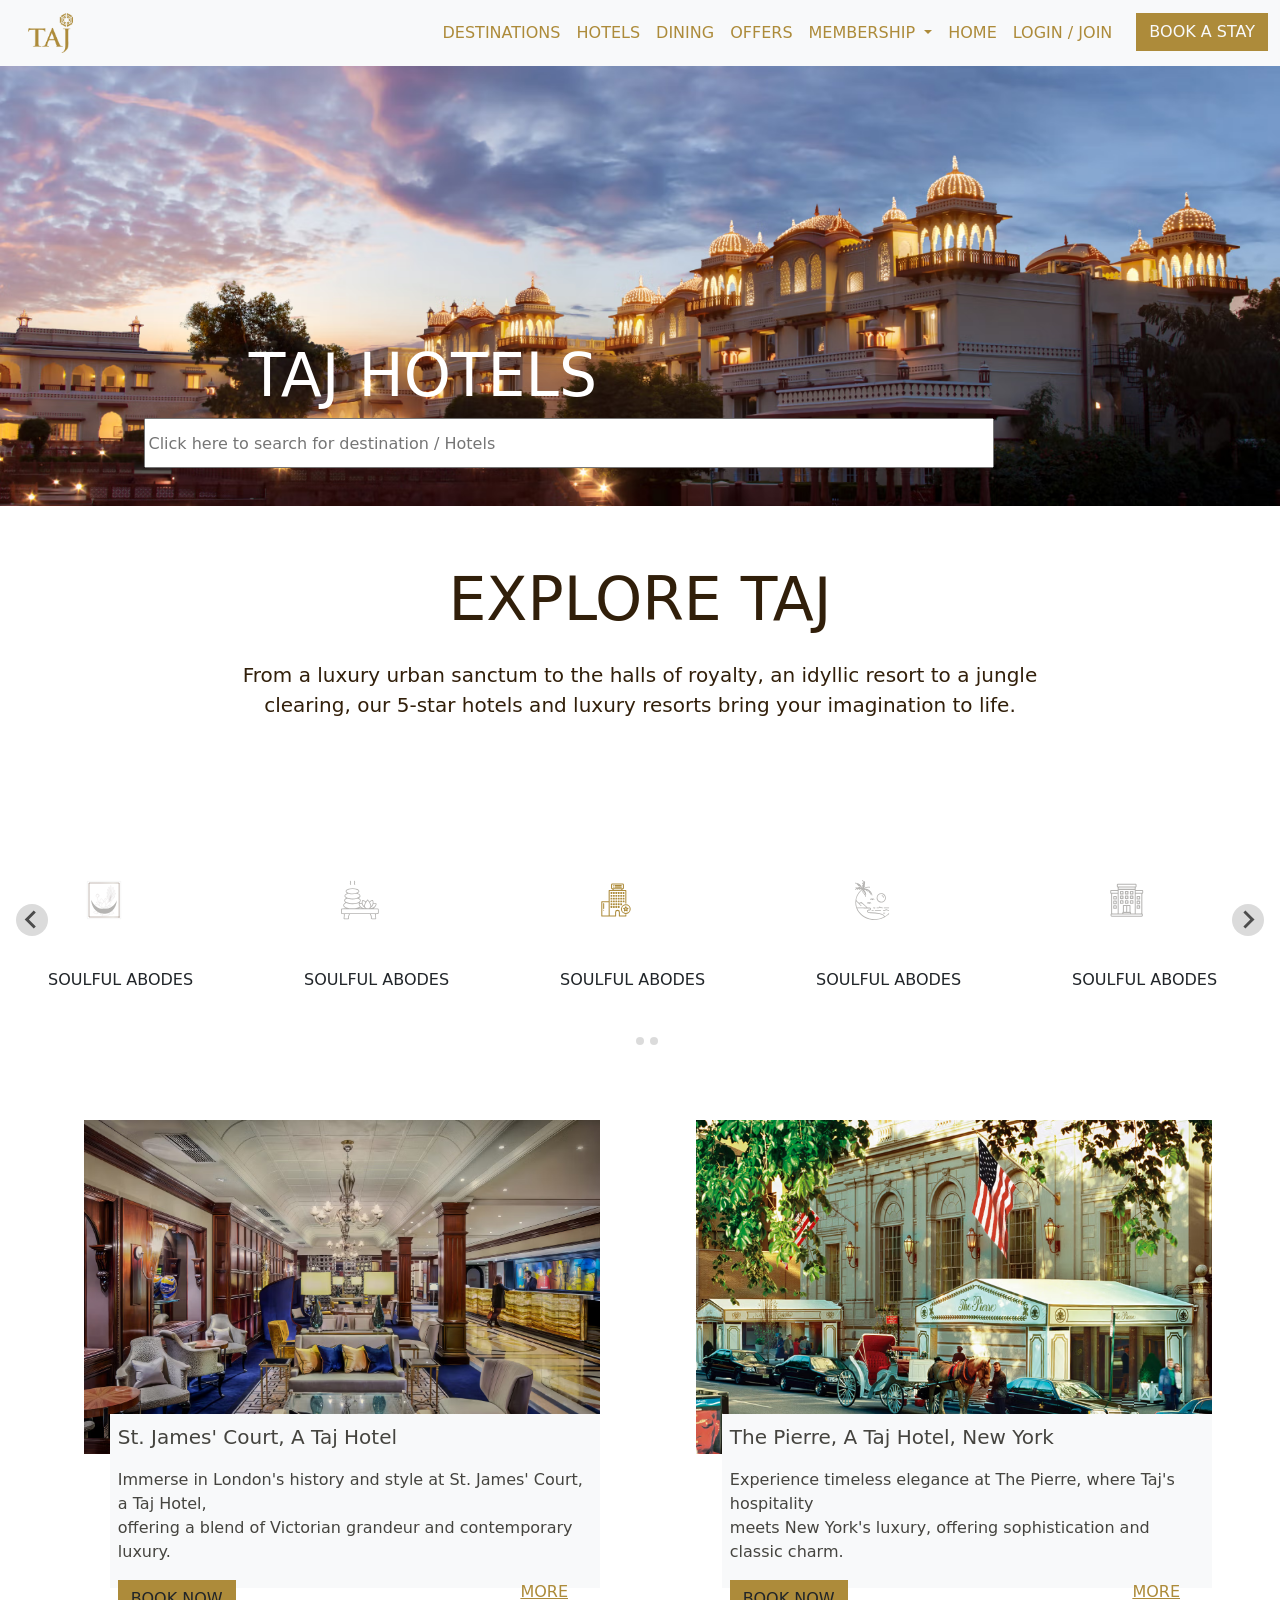
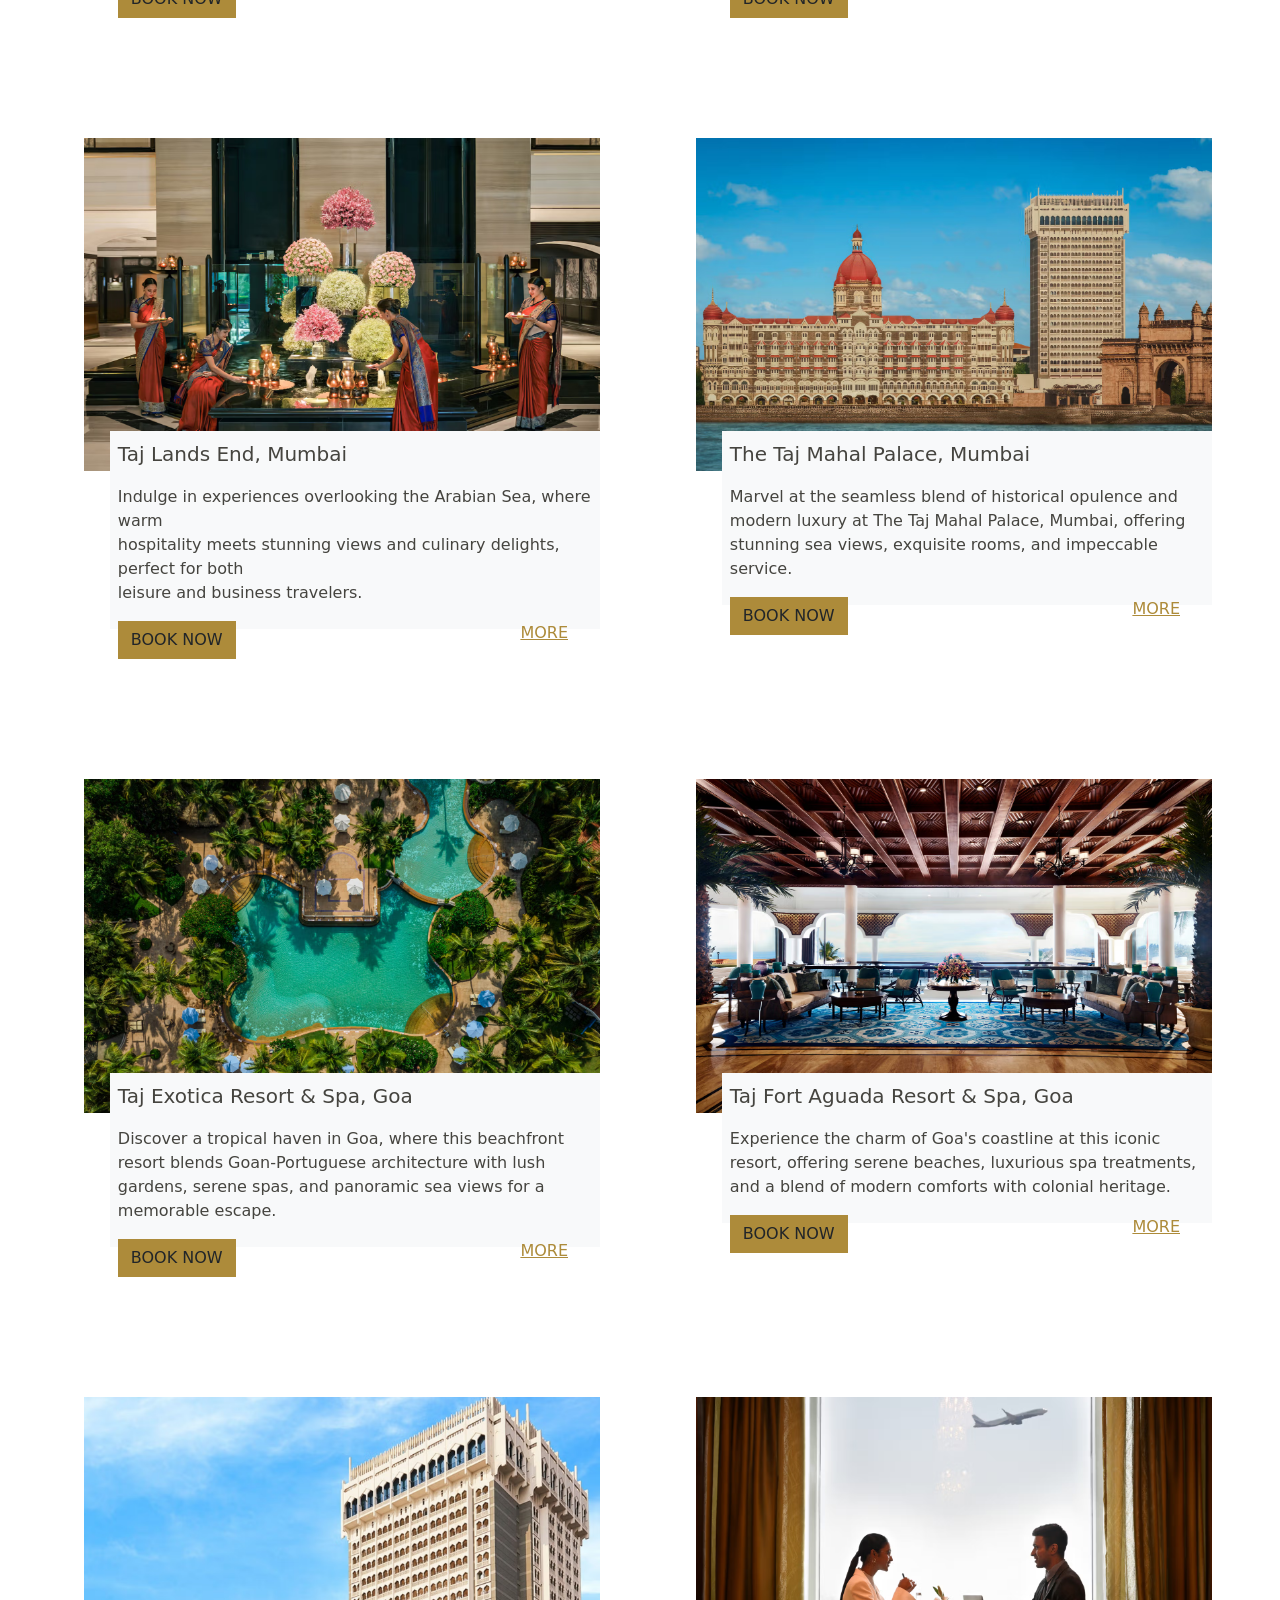
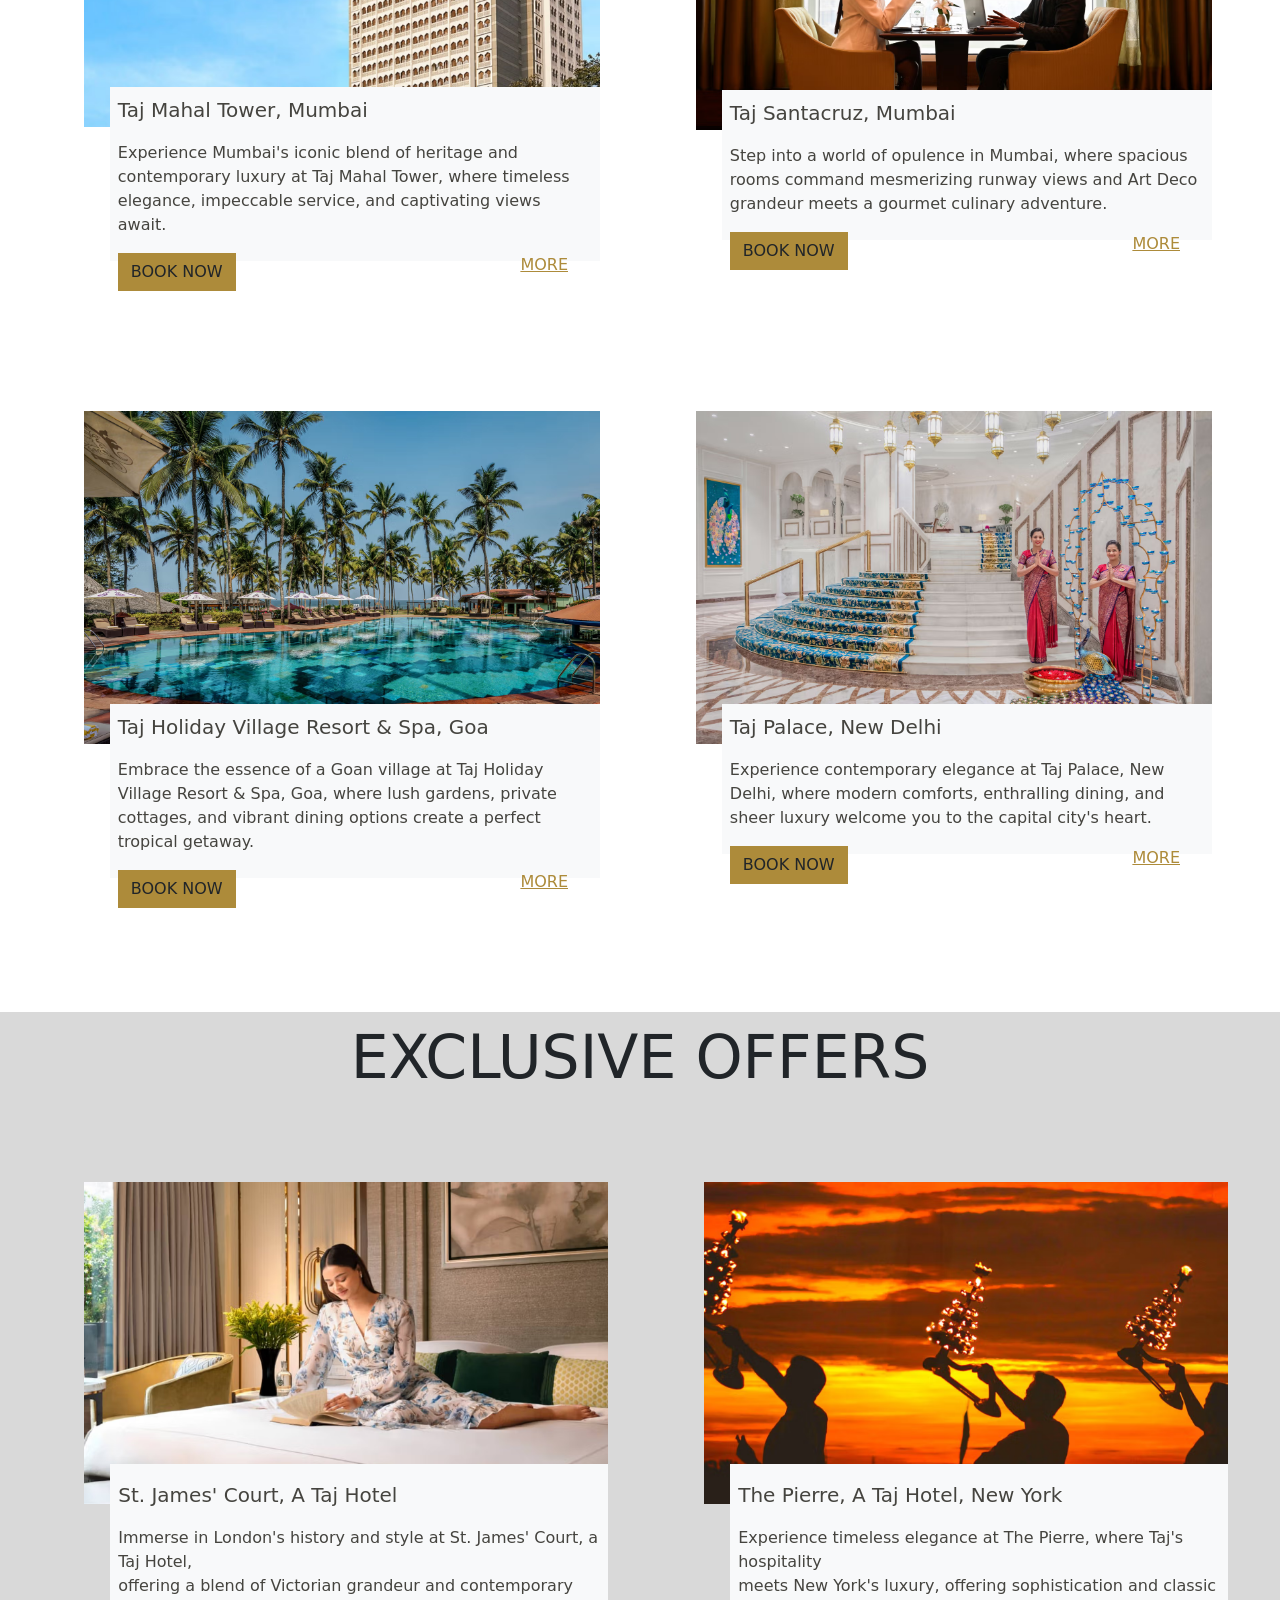
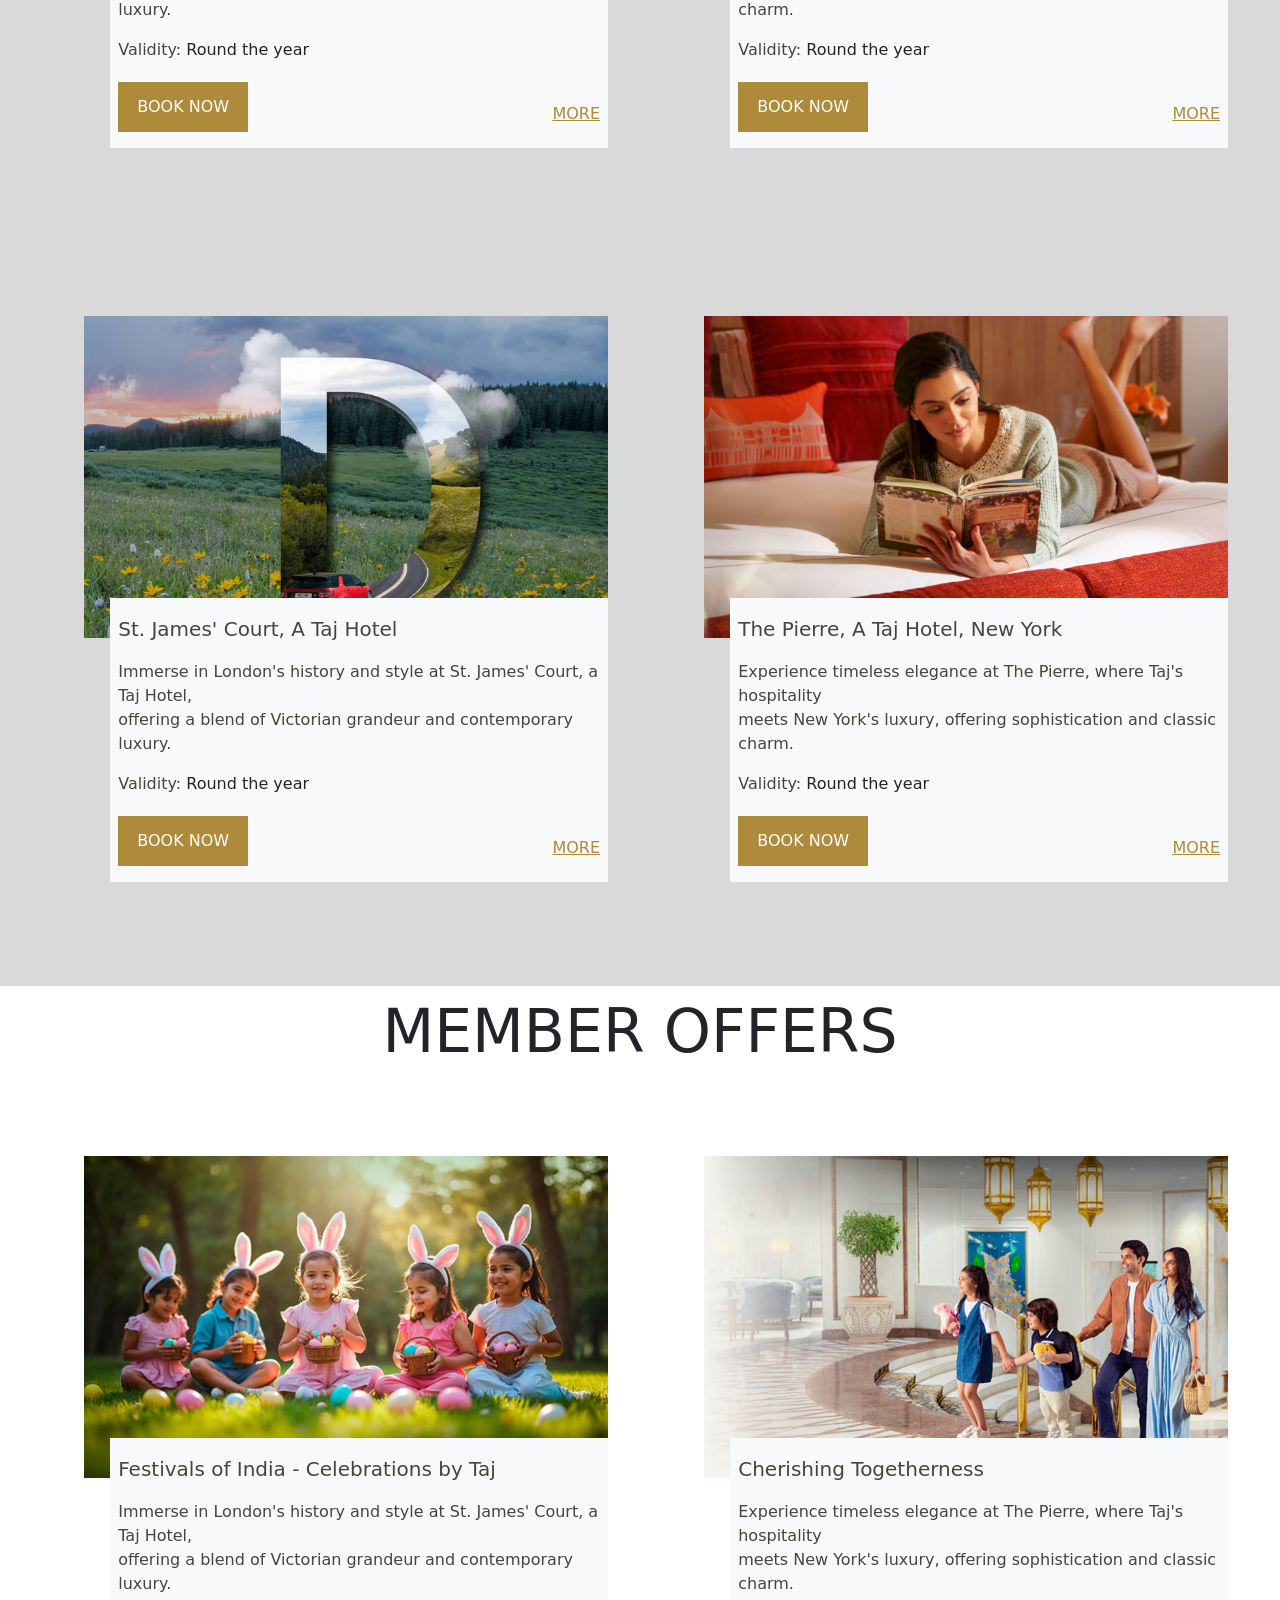
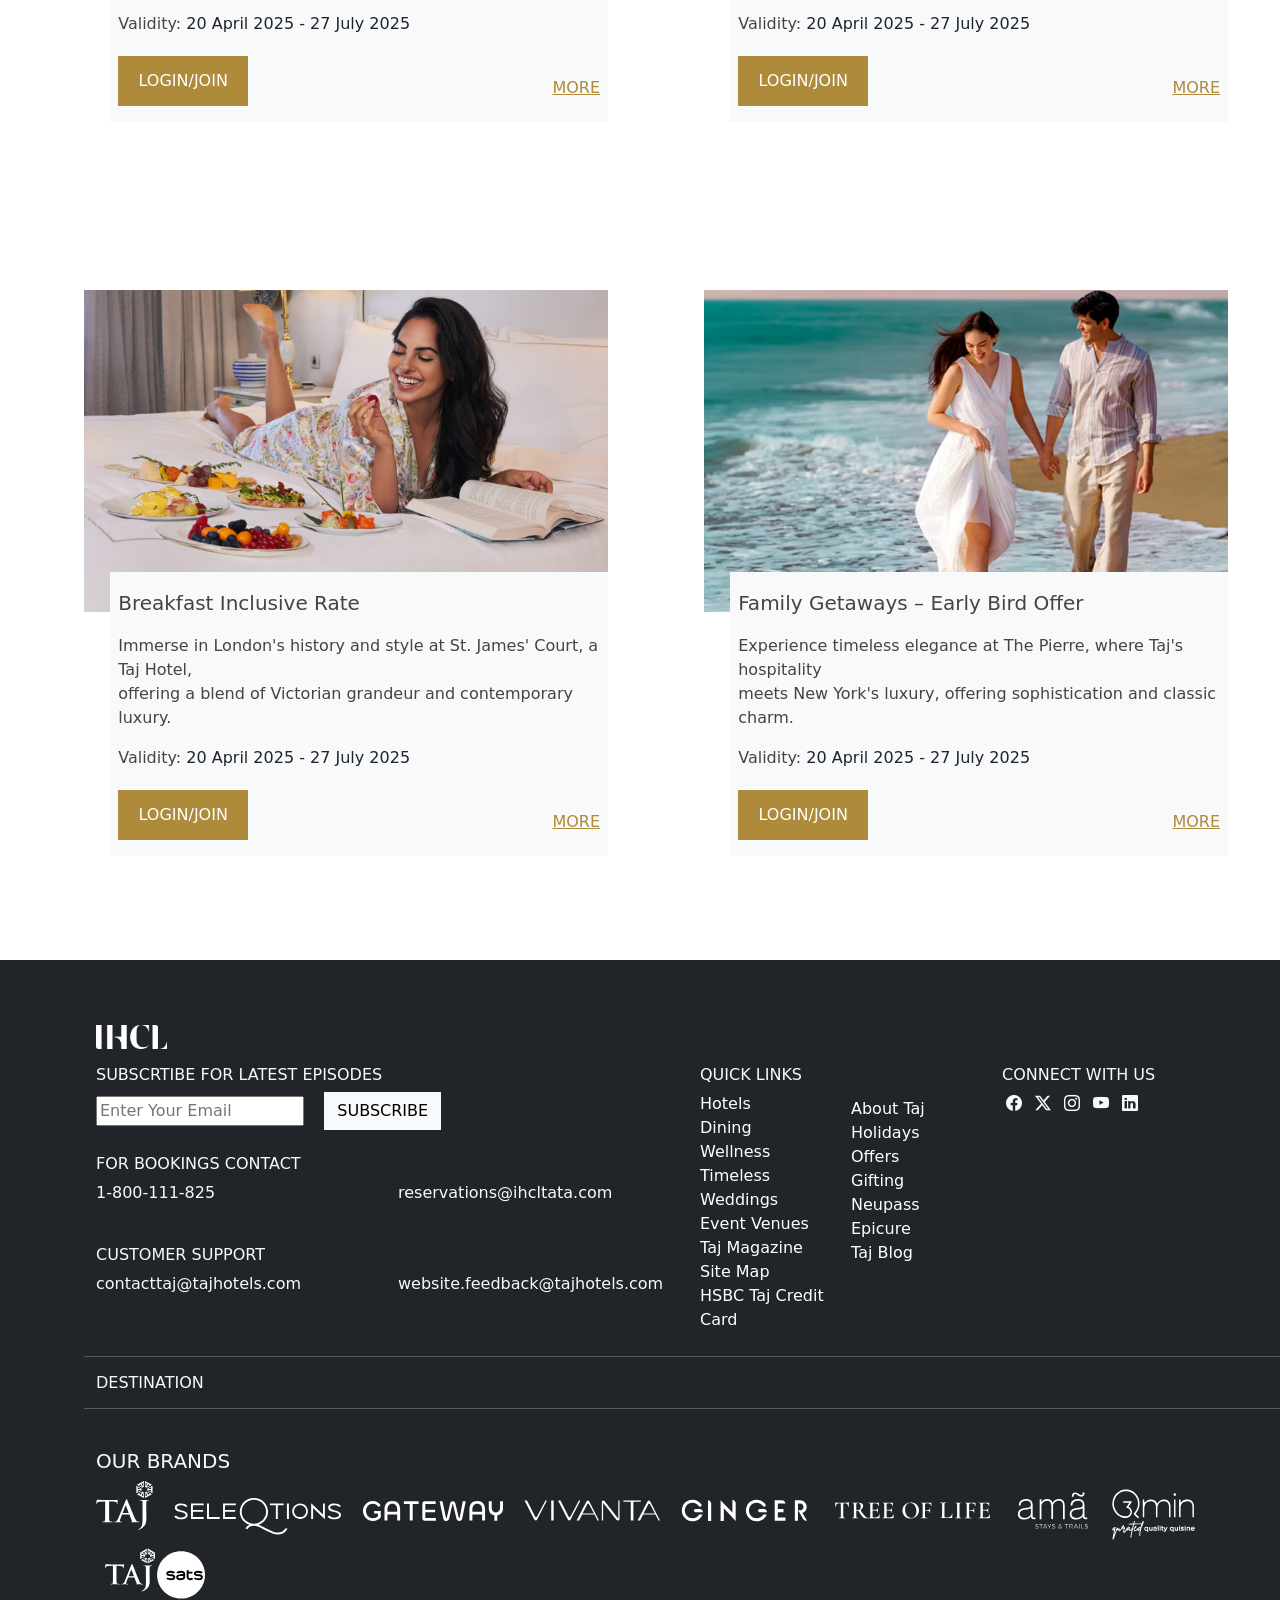
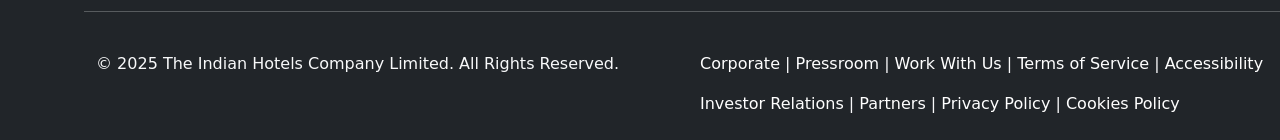
<file: hotels.html>
<!DOCTYPE html>
<html lang="en">
<head>
    <meta charset="UTF-8">
    <meta name="viewport" content="width=device-width, initial-scale=1.0">
    <title>Hotels</title>
    <link rel="stylesheet" href="css/bootstrap.css">
    <link rel="stylesheet" href="css/splide.min.css">
    <link rel="stylesheet" href="https://cdn.jsdelivr.net/npm/bootstrap-icons@1.11.3/font/bootstrap-icons.min.css">
    <link rel="stylesheet" href="css/style.css">
</head>
<body>
    <!--navbar start-->
<nav class="navbar navbar-expand-lg navbar-light bg-light sticky-top">
  <div class="container-fluid">
    <!-- Logo -->
    <a class="navbar-brand ms-3" href="index.html">
      <img src="img/tajlogo2.png" alt="Logo" style="height:40px;">
    </a>

    <!-- Toggler (Hamburger icon for mobile) -->
    <button class="navbar-toggler" type="button" data-bs-toggle="collapse" data-bs-target="#navbarSupportedContent">
      <span class="navbar-toggler-icon"></span>
    </button>

    <!-- Collapsible Menu -->
    <div class="collapse navbar-collapse" id="navbarSupportedContent">
      <ul class="navbar-nav ms-auto mb-2 mb-lg-0 text-center">
        <li class="nav-item">
          <a class="nav-link a" href="des.html">DESTINATIONS</a>
        </li>
        <li class="nav-item">
          <a class="nav-link a" href="hotels.html">HOTELS</a>
        </li>
        <li class="nav-item">
          <a class="nav-link a" href="dining.html">DINING</a>
        </li>
        <li class="nav-item">
          <a class="nav-link a" href="offer.html">OFFERS</a>
        </li>
        <li class="nav-item dropdown">
          <a class="nav-link a dropdown-toggle" href="#" role="button" data-bs-toggle="dropdown">
            MEMBERSHIP
          </a>
          <ul class="dropdown-menu">
            <li><a class="dropdown-item" href="#">Action</a></li>
            <li><a class="dropdown-item" href="#">Another action</a></li>
            <li><hr class="dropdown-divider"></li>
            <li><a class="dropdown-item" href="#">Something else here</a></li>
          </ul>
        </li>
        <li class="nav-item">
          <a class="nav-link a" href="index.html">HOME</a>
        </li>
        <li class="nav-item">
          <a class="nav-link a" href="login.html">LOGIN / JOIN</a>
        </li>
        <li class="nav-item">
          <button class="btn text-light rounded-0 ms-lg-3 mt-2 mt-lg-0" style="background-color:#ad8b3a;">BOOK A STAY</button>
        </li>
      </ul>
    </div>
  </div>
</nav>

    <!--navbar end-->

    <!--main start-->
    <div class="row" style="position: relative;">
      <div>
      <img src="img/h.avif" alt="" class="img-fluid">
      </div>
      <div>
        <p style="font-size: 60px; color: white; position: absolute;" class="head">TAJ HOTELS</p>
        <form action="" class="headed">
          <input type="text" style="height: 50px; width: 850px;" placeholder="Click here to search for destination / Hotels">
    </form>
      </div>
  </div>
  <!--main end-->

  <!--explore start-->
  <div class="row">
    <div class="col-sm-12 text-center my-5" style="color: #311f0a; font-weight: 100;">
      <p style="font-size: 60px;">EXPLORE TAJ</p>
      <p style="font-size: 20px;">From a luxury urban sanctum to the halls of royalty, an idyllic resort to a jungle <br> clearing, our 5-star hotels and luxury resorts bring your imagination to life.
      </p>
    </div>
    <div class="col-sm-12">
      <section class="splide" aria-label="Splide Basic HTML Example">
        <div class="splide__track">
          <ul class="splide__list">
            <li class="splide__slide">
              <div class="row p-5">
                <div class="cool-sm-12 p-5">
                  <img src="img/h1.svg" alt="" style="height: 40px; width: 40px;">
                </div>
                <div class="col-sm-12">
                  <p>SOULFUL ABODES</p>
                </div>
              </div>
            </li>
            <li class="splide__slide">
              <div class="row p-5">
                <div class="cool-sm-12 p-5">
                  <img src="img/h2.svg" alt="" style="height: 40px; width: 40px;">
                </div>
                <div class="col-sm-12">
                  <p>SOULFUL ABODES</p>
                </div>
              </div>
            </li>
            <li class="splide__slide">
              <div class="row p-5">
                <div class="cool-sm-12 p-5">
                  <img src="img/h3.svg" alt="" style="height: 40px; width: 40px;">
                </div>
                <div class="col-sm-12">
                  <p>SOULFUL ABODES</p>
                </div>
              </div>
            </li>
            <li class="splide__slide">
              <div class="row p-5">
                <div class="cool-sm-12 p-5">
                  <img src="img/h4.svg" alt="" style="height: 40px; width: 40px;">
                </div>
                <div class="col-sm-12">
                  <p>SOULFUL ABODES</p>
                </div>
              </div>
            </li>
            <li class="splide__slide">
              <div class="row p-5">
                <div class="cool-sm-12 p-5">
                  <img src="img/h5.svg" alt="" style="height: 40px; width: 40px;">
                </div>
                <div class="col-sm-12">
                  <p>SOULFUL ABODES</p>
                </div>
              </div>
            </li>
            <li class="splide__slide">
              <div class="row p-5">
                <div class="cool-sm-12 p-5">
                  <img src="img/h6.svg" alt="" style="height: 40px; width: 40px;">
                </div>
                <div class="col-sm-12">
                  <p>SOULFUL ABODES</p>
                </div>
              </div>
            </li>
            <li class="splide__slide">
              <div class="row p-5">
                <div class="cool-sm-12 p-5">
                  <img src="img/h7.svg" alt="" style="height: 40px; width: 40px;">
                </div>
                <div class="col-sm-12">
                  <p>SOULFUL ABODES</p>
                </div>
              </div>
            </li>
            <li class="splide__slide">
              <div class="row p-5">
                <div class="cool-sm-12 p-5">
                  <img src="img/h8.svg" alt="" style="height: 40px; width: 40px;">
                </div>
                <div class="col-sm-12">
                  <p>SOULFUL ABODES</p>
                </div>
              </div>
            </li>
            <li class="splide__slide">
              <div class="row p-5">
                <div class="cool-sm-12 p-5">
                  <img src="img/h9.svg" alt="" style="height: 40px; width: 40px;">
                </div>
                <div class="col-sm-12">
                  <p>SOULFUL ABODES</p>
                </div>
              </div>
            </li>
            <li class="splide__slide">
              <div class="row p-5">
                <div class="cool-sm-12 p-5">
                  <img src="img/h4.svg" alt="" style="height: 40px; width: 40px;">
                </div>
                <div class="col-sm-12">
                  <p>SOULFUL ABODES</p>
                </div>
              </div>
            </li>
            <li class="splide__slide">
              <div class="row p-5">
                <div class="cool-sm-12 p-5">
                  <img src="img/h8.svg" alt="" style="height: 40px; width: 40px;">
                </div>
                <div class="col-sm-12">
                  <p>SOULFUL ABODES</p>
                </div>
              </div>
            </li>
           
          </ul>
        </div>
      </section>
    </div>
  </div>
  <!--explore end--> 

  <!--h1 start-->
  <div class="row m-2 my-5">
    <div class="cool m-2">
      <div class="row m-2">
        <div class="col-sm-6 px-5">
          <div class=" inn">
            <img src="img/h11.avif" alt="" class="img-fluid">
            <div class="insid bg-light p-2" style="color: #45443F;">
                <p style="font-weight: 100; font-size: 20px;">St. James' Court, A Taj Hotel</p>
                <p>Immerse in London's history and style at St. James' Court, a Taj Hotel, <br> offering a blend of Victorian grandeur and contemporary luxury.</p>
                <div class="pe-4">
                  <a href="" class="btn rounded-0" style="background-color:#ad8b3a ; float: left;">BOOK NOW</a>
                  <a href="" style="color: #ad8b3a; float: right; ">MORE</a>
                  </div>
              </div>
        </div>
        </div>
        <div class="col-sm-6 px-5">
          <div class=" inn">
            <img src="img/h12.avif" alt="" class="img-fluid">
            <div class="insid bg-light p-2" style="color: #45443F;">
                <p style="font-weight: 100; font-size: 20px;">The Pierre, A Taj Hotel, New York</p>
                <p>Experience timeless elegance at The Pierre, where Taj's hospitality <br> meets New York's luxury, offering sophistication and classic charm.</p>
                <div class="pe-4">
                  <a href="" class="btn rounded-0" style="background-color:#ad8b3a ; float: left;">BOOK NOW</a>
                  <a href="" style="color: #ad8b3a; float: right; ">MORE</a>
                  </div>
              </div>
        </div>
        </div>
      </div>
    </div>
  </div>
  <div class="row m-2 my-5">
    <div class="cool m-2">
      <div class="row m-2">
        <div class="col-sm-6 px-5">
          <div class=" inn">
            <img src="img/h13.avif" alt="" class="img-fluid">
            <div class="insid bg-light p-2" style="color: #45443F;">
                <p style="font-weight: 100; font-size: 20px;">Taj Lands End, Mumbai</p>
                <p>Indulge in experiences overlooking the Arabian Sea, where warm <br> hospitality meets stunning views and culinary delights, perfect for both <br> leisure and business travelers.</p>
                <div class="pe-4">
                  <a href="" class="btn rounded-0" style="background-color:#ad8b3a ; float: left;">BOOK NOW</a>
                  <a href="" style="color: #ad8b3a; float: right; ">MORE</a>
                  </div>
              </div>
        </div>
        </div>
        <div class="col-sm-6 px-5">
          <div class=" inn">
            <img src="img/h14.avif" alt="" class="img-fluid">
            <div class="insid bg-light p-2" style="color: #45443F;">
                <p style="font-weight: 100; font-size: 20px;">The Taj Mahal Palace, Mumbai</p>
                <p>Marvel at the seamless blend of historical opulence and modern luxury at The Taj Mahal Palace, Mumbai, offering stunning sea views, exquisite rooms, and impeccable service.
                </p>
                <div class="pe-4">
                  <a href="" class="btn rounded-0" style="background-color:#ad8b3a ; float: left;">BOOK NOW</a>
                  <a href="" style="color: #ad8b3a; float: right; ">MORE</a>
                  </div>
              </div>
        </div>
        </div>
      </div>
    </div>
  </div>
  <div class="row m-2 my-5">
    <div class="cool m-2">
      <div class="row m-2">
        <div class="col-sm-6 px-5">
          <div class=" inn" >
            <img src="img/h15.avif" alt="" class="img-fluid">
            <div class="insid bg-light p-2" style="color: #45443F;">
                <p style="font-weight: 100; font-size: 20px;">Taj Exotica Resort & Spa, Goa</p>
                <p>Discover a tropical haven in Goa, where this beachfront resort blends Goan-Portuguese architecture with lush gardens, serene spas, and panoramic sea views for a memorable escape.</p>
                <div class="pe-4">
                  <a href="" class="btn rounded-0" style="background-color:#ad8b3a ; float: left;">BOOK NOW</a>
                  <a href="" style="color: #ad8b3a; float: right; ">MORE</a>
                  </div>
              </div>
        </div>
        </div>
        <div class="col-sm-6 px-5">
          <div class=" inn">
            <img src="img/h16.avif" alt="" class="img-fluid">
            <div class="insid bg-light p-2" style="color: #45443F;">
                <p style="font-weight: 100; font-size: 20px;">Taj Fort Aguada Resort & Spa, Goa</p>
                <p>Experience the charm of Goa's coastline at this iconic resort, offering serene beaches, luxurious spa treatments, and a blend of modern comforts with colonial heritage.</p>
                <div class="pe-4">
                  <a href="" class="btn rounded-0" style="background-color:#ad8b3a ; float: left;">BOOK NOW</a>
                  <a href="" style="color: #ad8b3a; float: right; ">MORE</a>
                  </div>
              </div>
        </div>
        </div>
      </div>
    </div>
  </div>
  <div class="row m-2 my-5">
    <div class="cool m-2">
      <div class="row m-2">
        <div class="col-sm-6 px-5">
          <div class=" inn">
            <img src="img/h17.avif" alt="" class="img-fluid">
            <div class="insid bg-light p-2" style="color: #45443F;">
                <p style="font-weight: 100; font-size: 20px;">Taj Mahal Tower, Mumbai</p>
                <p>Experience Mumbai's iconic blend of heritage and contemporary luxury at Taj Mahal Tower, where timeless elegance, impeccable service, and captivating views await.</p>
                <div class="pe-4">
                  <a href="" class="btn rounded-0" style="background-color:#ad8b3a ; float: left;">BOOK NOW</a>
                  <a href="" style="color: #ad8b3a; float: right; ">MORE</a>
                  </div>
              </div>
        </div>
        </div>
        <div class="col-sm-6 px-5">
          <div class=" inn">
            <img src="img/h18.avif" alt="" class="img-fluid">
            <div class="insid bg-light p-2" style="color: #45443F;">
                <p style="font-weight: 100; font-size: 20px;">Taj Santacruz, Mumbai</p>
                <p>Step into a world of opulence in Mumbai, where spacious rooms command mesmerizing runway views and Art Deco grandeur meets a gourmet culinary adventure.</p>
                <div class="pe-4">
                  <a href="" class="btn rounded-0" style="background-color:#ad8b3a ; float: left;">BOOK NOW</a>
                  <a href="" style="color: #ad8b3a; float: right; ">MORE</a>
                  </div>
              </div>
        </div>
        </div>
      </div>
    </div>
  </div>
  <div class="row m-2 my-5">
    <div class="cool m-2">
      <div class="row m-2">
        <div class="col-sm-6 px-5">
          <div class=" inn">
            <img src="img/h19.avif" alt="" class="img-fluid">
            <div class="insid bg-light p-2" style="color: #45443F;">
                <p style="font-weight: 100; font-size: 20px;">Taj Holiday Village Resort & Spa, Goa</p>
                <p>Embrace the essence of a Goan village at Taj Holiday Village Resort & Spa, Goa, where lush gardens, private cottages, and vibrant dining options create a perfect tropical getaway.</p>
                <div class="pe-4">
                  <a href="" class="btn rounded-0" style="background-color:#ad8b3a ; float: left;">BOOK NOW</a>
                  <a href="" style="color: #ad8b3a; float: right; ">MORE</a>
                  </div>
              </div>
        </div>
        </div>
        <div class="col-sm-6 px-5">
          <div class=" inn">
            <img src="img/h110.avif" alt="" class="img-fluid">
            <div class="insid bg-light p-2" style="color: #45443F;">
                <p style="font-weight: 100; font-size: 20px;">Taj Palace, New Delhi</p>
                <p>Experience contemporary elegance at Taj Palace, New Delhi, where modern comforts, enthralling dining, and sheer luxury welcome you to the capital city's heart.</p>
                <div class="pe-4">
                  <a href="" class="btn rounded-0" style="background-color:#ad8b3a ; float: left;">BOOK NOW</a>
                  <a href="" style="color: #ad8b3a; float: right; ">MORE</a>
                  </div>
              </div>
        </div>
        </div>
      </div>
    </div>
  </div>
  <!--h1 end-->
  
  <!--exclusive start-->
  <div class="row" style="background-color: #d9d9d9;">
    <div class="col-sm-12 text-center">
      <p style="font-size: 60px;">EXCLUSIVE OFFERS</p>
    </div>
    <div class="row m-2 my-5">
      <div class="cool m-2">
        <div class="row m-2">
          <div class="col-sm-6 px-5">
            <div class=" inn">
              <img src="img/e1.avif" alt="" class="img-fluid">
              <div class="insid bg-light p-2 py-3" style="color: #45443F; ">
                  <p style="font-weight: 100; font-size: 20px;">St. James' Court, A Taj Hotel</p>
                  <p>Immerse in London's history and style at St. James' Court, a Taj Hotel, <br> offering a blend of Victorian grandeur and contemporary luxury.</p>
                  <p>Validity: <span class="text-dark">Round the year</span></p>
                  <button style="background-color: #ad8b3a; height: 50px; width: 130px; border: 0px; color: white;" class="mt-1">BOOK NOW</button>
                  <a href="" class="mt-4" style="color: #ad8b3a; float: right;">MORE</a></span>
                  </div>
          </div>
          </div>
          <div class="col-sm-6 px-5">
            <div class=" inn">
              <img src="img/e2.avif" alt="" class="img-fluid">
              <div class="insid bg-light p-2 py-3" style="color: #45443F;">
                  <p style="font-weight: 100; font-size: 20px;">The Pierre, A Taj Hotel, New York</p>
                  <p>Experience timeless elegance at The Pierre, where Taj's hospitality <br> meets New York's luxury, offering sophistication and classic charm.</p>
                  <p>Validity: <span class="text-dark">Round the year</span></p>
                  <button style="background-color: #ad8b3a; height: 50px; width: 130px; border: 0px; color: white;" class="mt-1">BOOK NOW</button>
                  <a href="" class="mt-4" style="color: #ad8b3a; float: right;">MORE</a>
                </div>
          </div>
          </div>
        </div>
      </div>
    </div>
    <div class="row m-2 my-5">
      <div class="cool m-2">
        <div class="row m-2">
          <div class="col-sm-6 px-5">
            <div class=" inn">
              <img src="img/e3.avif" alt="" class="img-fluid">
              <div class="insid bg-light p-2 py-3" style="color: #45443F; ">
                  <p style="font-weight: 100; font-size: 20px;">St. James' Court, A Taj Hotel</p>
                  <p>Immerse in London's history and style at St. James' Court, a Taj Hotel, <br> offering a blend of Victorian grandeur and contemporary luxury.</p>
                  <p>Validity: <span class="text-dark">Round the year</span></p>
                  <button style="background-color: #ad8b3a; height: 50px; width: 130px; border: 0px; color: white;" class="mt-1">BOOK NOW</button>
                  <a href="" class="mt-4" style="color: #ad8b3a; float: right;">MORE</a></span>
                  </div>
          </div>
          </div>
          <div class="col-sm-6 px-5">
            <div class=" inn">
              <img src="img/e4.avif" alt="" class="img-fluid">
              <div class="insid bg-light p-2 py-3" style="color: #45443F;">
                  <p style="font-weight: 100; font-size: 20px;">The Pierre, A Taj Hotel, New York</p>
                  <p>Experience timeless elegance at The Pierre, where Taj's hospitality <br> meets New York's luxury, offering sophistication and classic charm.</p>
                  <p>Validity: <span class="text-dark">Round the year</span></p>
                  <button style="background-color: #ad8b3a; height: 50px; width: 130px; border: 0px; color: white;" class="mt-1">BOOK NOW</button>
                  <a href="" class="mt-4" style="color: #ad8b3a; float: right;">MORE</a>
                </div>
          </div>
          </div>
        </div>
      </div>
    </div>
  </div>
  <!--exclusive end-->

  <!--member start-->
  <div class="row">
    <div class="col-sm-12 text-center">
      <p style="font-size: 60px;">MEMBER OFFERS</p>
    </div>
    <div class="row m-2 my-5">
      <div class="cool m-2">
        <div class="row m-2">
          <div class="col-sm-6 px-5">
            <div class=" inn">
              <img src="img/m1.avif" alt="" class="img-fluid">
              <div class="insid bg-light p-2 py-3" style="color: #45443F; ">
                  <p style="font-weight: 100; font-size: 20px;">Festivals of India - Celebrations by Taj</p>
                  <p>Immerse in London's history and style at St. James' Court, a Taj Hotel, <br> offering a blend of Victorian grandeur and contemporary luxury.</p>
                  <p>Validity: <span class="text-dark">20 April 2025 - 27 July 2025</span></p>
                  <button style="background-color: #ad8b3a; height: 50px; width: 130px; border: 0px; color: white;" class="mt-1">LOGIN/JOIN</button>
                  <a href="" class="mt-4" style="color: #ad8b3a; float: right;">MORE</a></span>
                  </div>
          </div>
          </div>
          <div class="col-sm-6 px-5">
            <div class=" inn">
              <img src="img/m2.avif" alt="" class="img-fluid">
              <div class="insid bg-light p-2 py-3" style="color: #45443F;">
                  <p style="font-weight: 100; font-size: 20px;">Cherishing Togetherness</p>
                  <p>Experience timeless elegance at The Pierre, where Taj's hospitality <br> meets New York's luxury, offering sophistication and classic charm.</p>
                  <p>Validity: <span class="text-dark">20 April 2025 - 27 July 2025</span></p>
                  <button style="background-color: #ad8b3a; height: 50px; width: 130px; border: 0px; color: white;" class="mt-1">LOGIN/JOIN</button>
                  <a href="" class="mt-4" style="color: #ad8b3a; float: right;">MORE</a>
                </div>
          </div>
          </div>
        </div>
      </div>
    </div>
    <div class="row m-2 my-5">
      <div class="cool m-2">
        <div class="row m-2">
          <div class="col-sm-6 px-5">
            <div class=" inn">
              <img src="img/m3.avif" alt="" class="img-fluid">
              <div class="insid bg-light p-2 py-3" style="color: #45443F; ">
                  <p style="font-weight: 100; font-size: 20px;">Breakfast Inclusive Rate</p>
                  <p>Immerse in London's history and style at St. James' Court, a Taj Hotel, <br> offering a blend of Victorian grandeur and contemporary luxury.</p>
                  <p>Validity: <span class="text-dark">20 April 2025 - 27 July 2025</span></p>
                  <button style="background-color: #ad8b3a; height: 50px; width: 130px; border: 0px; color: white;" class="mt-1">LOGIN/JOIN</button>
                  <a href="" class="mt-4" style="color: #ad8b3a; float: right;">MORE</a></span>
                  </div>
          </div>
          </div>
          <div class="col-sm-6 px-5">
            <div class=" inn">
              <img src="img/m4.avif" alt="" class="img-fluid">
              <div class="insid bg-light p-2 py-3" style="color: #45443F;">
                  <p style="font-weight: 100; font-size: 20px;">Family Getaways – Early Bird Offer</p>
                  <p>Experience timeless elegance at The Pierre, where Taj's hospitality <br> meets New York's luxury, offering sophistication and classic charm.</p>
                  <p>Validity: <span class="text-dark">20 April 2025 - 27 July 2025</span></p>
                  <button style="background-color: #ad8b3a; height: 50px; width: 130px; border: 0px; color: white;" class="mt-1">LOGIN/JOIN</button>
                  <a href="" class="mt-4" style="color: #ad8b3a; float: right;">MORE</a>
                </div>
          </div>
          </div>
        </div>
      </div>
    </div>
  </div>
  <!--member end-->
  
  <!--footer start-->
  <div class="row bg-dark px-5 pt-5 pb-2">
    <div class="col-sm-12 mx-5 mt-3">
        <img src="img/f1.png" alt="" style="height: 24px; width: 71px;">
        <div class="row text-light mt-3">
         <div class="col-sm-6">
            <h6>SUBSCRTIBE FOR LATEST EPISODES</h6>
            <input type="email" placeholder="Enter Your Email"> &nbsp;&nbsp;&nbsp;<a href="" class="btn btn-light rounded-0">SUBSCRIBE</a>
            <h6 class="mt-4">FOR BOOKINGS CONTACT</h6>
            <div class="row">
                <div class="col-sm-6"><p>1-800-111-825</p></div>
                <div class="col-sm-6"><p>
                    reservations@ihcltata.com</p></div>
            </div>
            <h6 class="mt-4">CUSTOMER SUPPORT</h6>
            <div class="row">
                <div class="col-sm-6"><p>contacttaj@tajhotels.com</p></div>
                <div class="col-sm-6"><p>
                    website.feedback@tajhotels.com</p></div>
            </div>
         </div>
         <div class="col-sm-6">
            <div class="row">
                <div class="col-sm-6">
                    <div class="row suraj">
                        <div class="col-sm-6">
                            <h6>QUICK LINKS</h6>
                            <span><a href="">Hotels</a></span> <br>
                            <span><a href="">Dining</a></span> <br>
                            <span><a href="">Wellness</a></span> <br>
                            <span><a href="">Timeless Weddings</a></span> <br>
                            <span><a href="">Event Venues</a></span> <br>
                            <span><a href="">Taj Magazine</a></span> <br>
                            <span><a href="">Site Map</a></span> <br>
                            <span><a href="">HSBC Taj Credit</a></span> <br>
                            <span><a href="">Card</a></span> <br>
                        </div>
                        <div class="col-sm-6">
                            <h6></h6> <br>
                            <span><a href="">About Taj</a></span> <br>
                            <span><a href="">Holidays</a></span> <br>
                            <span><a href="">Offers</a></span> <br>
                            <span><a href="">Gifting</a></span> <br>
                            <span><a href="">Neupass</a></span> <br>
                            <span><a href="">Epicure</a></span> <br>
                            <span><a href="">Taj Blog</a></span> <br>
                        </div>
                    </div>
                </div>
                <div class="col-sm-6">
                    <h6>CONNECT WITH US</h6>
                    <span>
                        <span class="mx-1"><i class="bi bi-facebook"></i></span>
                       <span class="mx-1"> <i class="bi bi-twitter-x"></i></span>
                        <span class="mx-1"><i class="bi bi-instagram"></i></span>
                      <span class="mx-1"> <i class="bi bi-youtube"></i></span>
                       <span class="mx-1"> <i class="bi bi-linkedin"></i></span>
                    </span>
                </div>
            </div>
         </div>
        </div>
        <div class="row text-light my-4">
            <hr>
        <h6 class="mb-3">DESTINATION</h6>
        <hr>
        </div>
        <div class="row text-light my-4">
            <h5>OUR BRANDS</h5>
            <span>
                <span class="me-2"><img src="img/f11.svg" alt=""></span>
                <span class="mx-2"><img src="img/f12.svg" alt=""></span>
                <span class="mx-2"><img src="img/f13.svg" alt=""></span>
                <span class="mx-2"><img src="img/f14.svg" alt=""></span>
                <span class="mx-2"><img src="img/f15.svg" alt=""></span>
                <span class="mx-2"><img src="img/f16.svg" alt=""></span>
                <span class="mx-2"><img src="img/f17.svg" alt=""></span>
                <span class="mx-2"><img src="img/f18.svg" alt=""></span>
                <span class="mx-2"><img src="img/f19.svg" alt=""></span>
            </span>
            <hr>
        </div>
        <div class="row text-light">
            <div class="col-sm-6">
                <p>© 2025 The Indian Hotels Company Limited. All Rights Reserved.</p>
            </div>
            <div class="col-sm-6 good">
                <p><span>
                    <a href="">Corporate</a>  | 
                    <a href="">Pressroom</a>  |
                    <a href=""> Work With Us</a>  |
                    <a href="">Terms of Service</a>  |
                    <a href="">Accessibility</a>  
                </span></p>
                <p class="ms-auto"><span>
                    <a href="">Investor Relations</a>  |
                    <a href="">Partners</a>  |
                    <a href="">Privacy Policy</a>  |
                    <a href="">Cookies Policy</a>  
                </span></p>
            </div>
        </div>
    </div>
 </div>
  <!--footer end-->
   
    <script src="js/bootstrap.bundle.js"></script>
    <script src="js/splide.min.js"></script>
    <script>
     var splide = new Splide( '.splide', {
  type   : 'loop',
  perPage: 5,
  perMove: 1,
} );

splide.mount();
    </script>
</body>
</html>
</file>
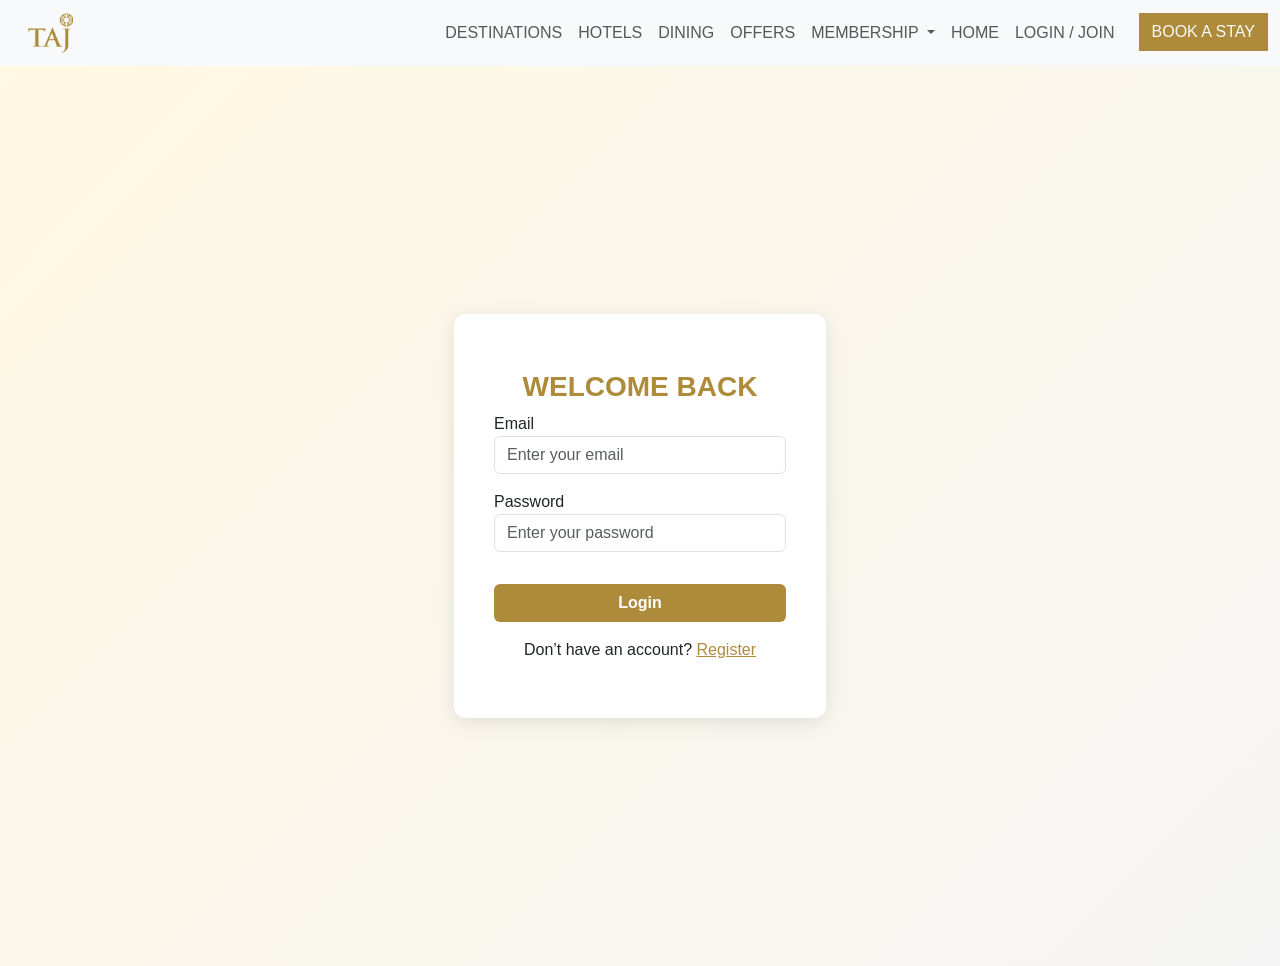
<file: login.html>
<!DOCTYPE html>
<html lang="en">
<head>
  <meta charset="UTF-8">
  <meta name="viewport" content="width=device-width, initial-scale=1.0">
  <title>Taj Login</title>
  <link href="https://cdn.jsdelivr.net/npm/bootstrap@5.3.3/dist/css/bootstrap.min.css" rel="stylesheet">
  <style>
    body {
      background: linear-gradient(135deg, #fff8e1, #f5f5f5);
      font-family: 'Poppins', sans-serif;
    }
    .login-box {
      background-color: #ffffff;
      border-radius: 12px;
      padding: 40px;
      box-shadow: 0 4px 20px rgba(0,0,0,0.1);
    }
    .btn-gold {
      background-color: #ad8b3a;
      color: white;
      font-weight: 600;
    }
    .btn-gold:hover {
      background-color: #946f2a;
    }
  </style>
</head>
<body>
  <!-- Navbar start -->
<nav class="navbar navbar-expand-lg navbar-light bg-light sticky-top">
  <div class="container-fluid">
    <!-- Logo -->
    <a class="navbar-brand ms-3" href="index.html">
      <img src="img/tajlogo2.png" alt="Logo" style="height:40px;">
    </a>

    <!-- Toggler (Hamburger icon for mobile) -->
    <button class="navbar-toggler" type="button" data-bs-toggle="collapse" data-bs-target="#navbarSupportedContent">
      <span class="navbar-toggler-icon"></span>
    </button>

    <!-- Collapsible Menu -->
    <div class="collapse navbar-collapse" id="navbarSupportedContent">
      <ul class="navbar-nav ms-auto mb-2 mb-lg-0 text-center">
        <li class="nav-item">
          <a class="nav-link a" href="des.html">DESTINATIONS</a>
        </li>
        <li class="nav-item">
          <a class="nav-link a" href="hotels.html">HOTELS</a>
        </li>
        <li class="nav-item">
          <a class="nav-link a" href="dining.html">DINING</a>
        </li>
        <li class="nav-item">
          <a class="nav-link a" href="offer.html">OFFERS</a>
        </li>
        <li class="nav-item dropdown">
          <a class="nav-link a dropdown-toggle" href="#" role="button" data-bs-toggle="dropdown">
            MEMBERSHIP
          </a>
          <ul class="dropdown-menu">
            <li><a class="dropdown-item" href="#">Action</a></li>
            <li><a class="dropdown-item" href="#">Another action</a></li>
            <li><hr class="dropdown-divider"></li>
            <li><a class="dropdown-item" href="#">Something else here</a></li>
          </ul>
        </li>
        <li class="nav-item">
          <a class="nav-link a" href="index.html">HOME</a>
        </li>
        <li class="nav-item">
          <a class="nav-link a" href="login.html">LOGIN / JOIN</a>
        </li>
        <li class="nav-item">
          <button class="btn text-light rounded-0 ms-lg-3 mt-2 mt-lg-0" style="background-color:#ad8b3a;">BOOK A STAY</button>
        </li>
      </ul>
    </div>
  </div>
</nav>


  <!-- Navbar end -->

  <!-- Login form -->
  <div class="container d-flex justify-content-center align-items-center vh-100">
    <div class="login-box col-md-4 text-center">
      <h3 class="mt-3 text-uppercase fw-bold" style="color:#ad8b3a;">Welcome Back</h3>
      <form>
        <div class="mb-3 text-start">
          <label>Email</label>
          <input type="email" class="form-control" placeholder="Enter your email">
        </div>
        <div class="mb-3 text-start">
          <label>Password</label>
          <input type="password" class="form-control" placeholder="Enter your password">
        </div>
        <button type="submit" class="btn btn-gold w-100 mt-3">Login</button>
      </form>
      <p class="mt-3">Don’t have an account? <a href="register.html" style="color:#ad8b3a;">Register</a></p>
    </div>
  </div>
</body>
<script src="https://cdn.jsdelivr.net/npm/bootstrap@5.3.3/dist/js/bootstrap.bundle.min.js"></script>

</html>
</file>
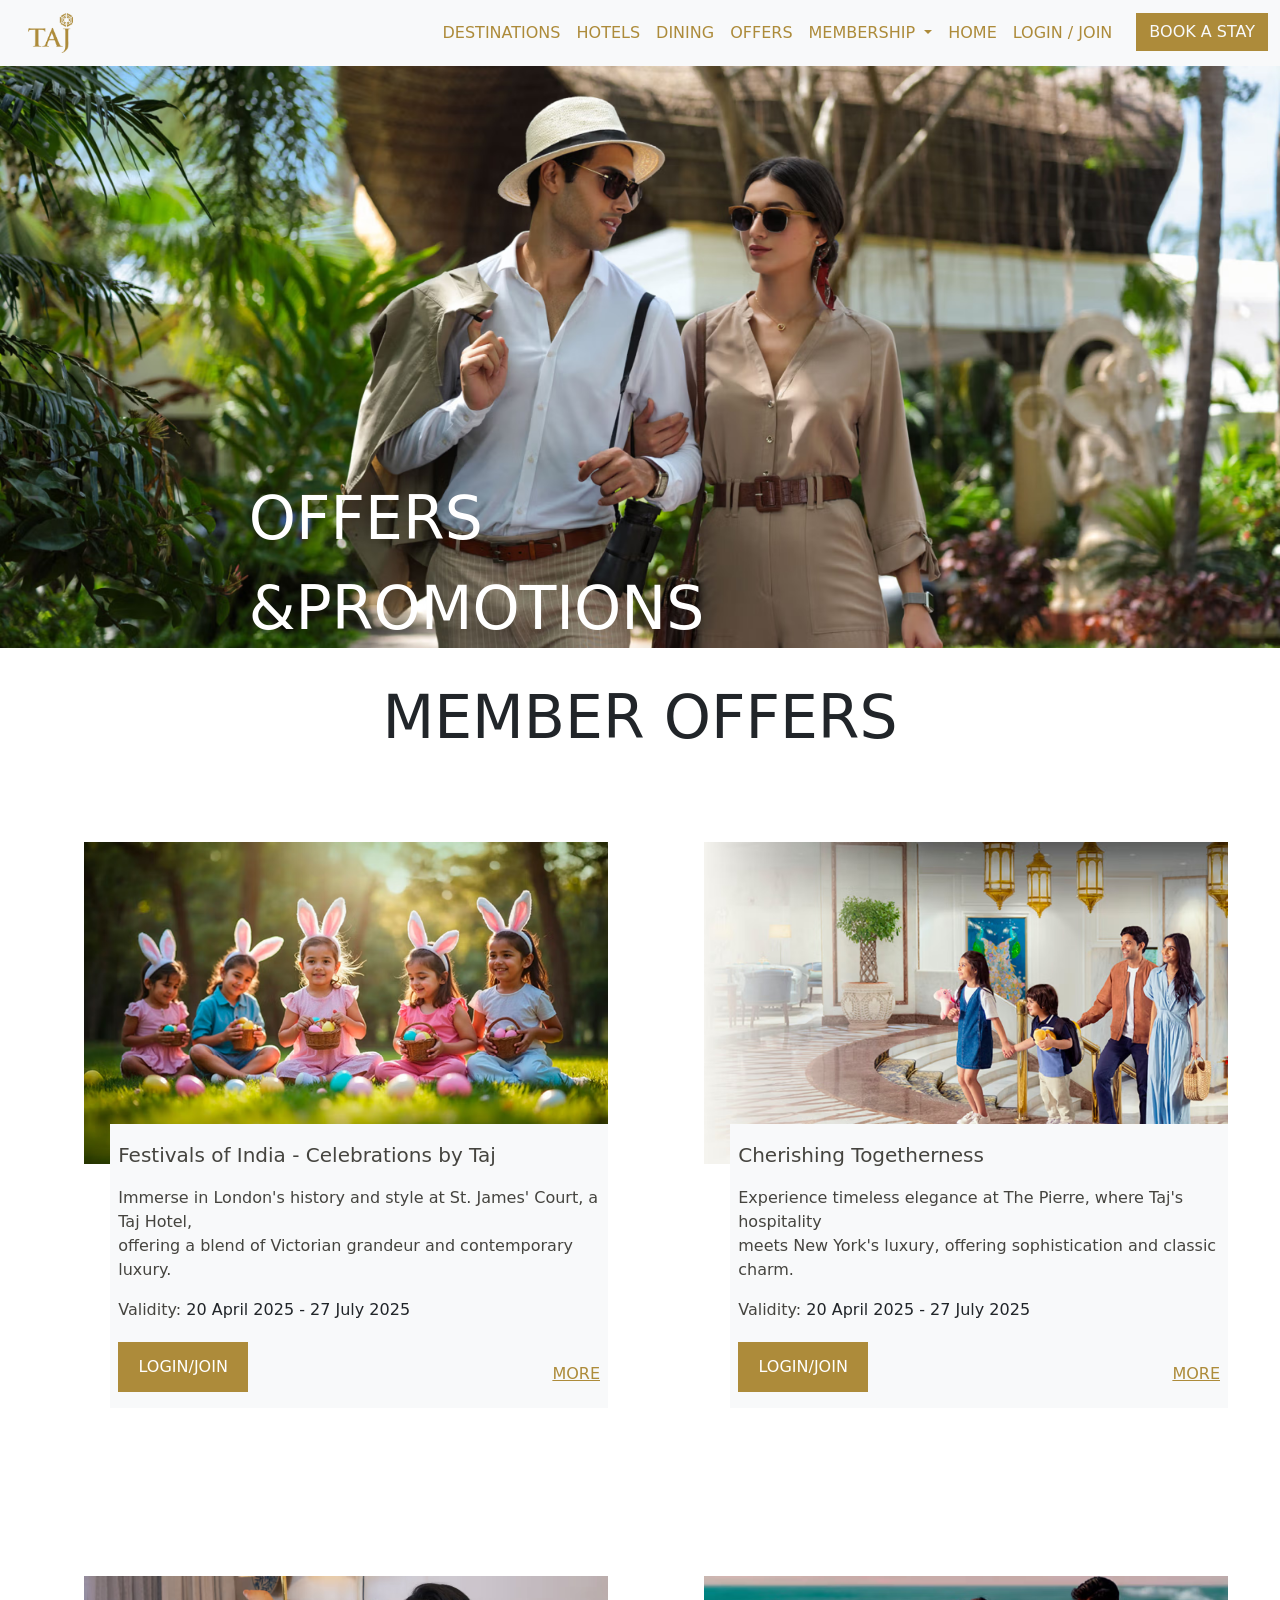
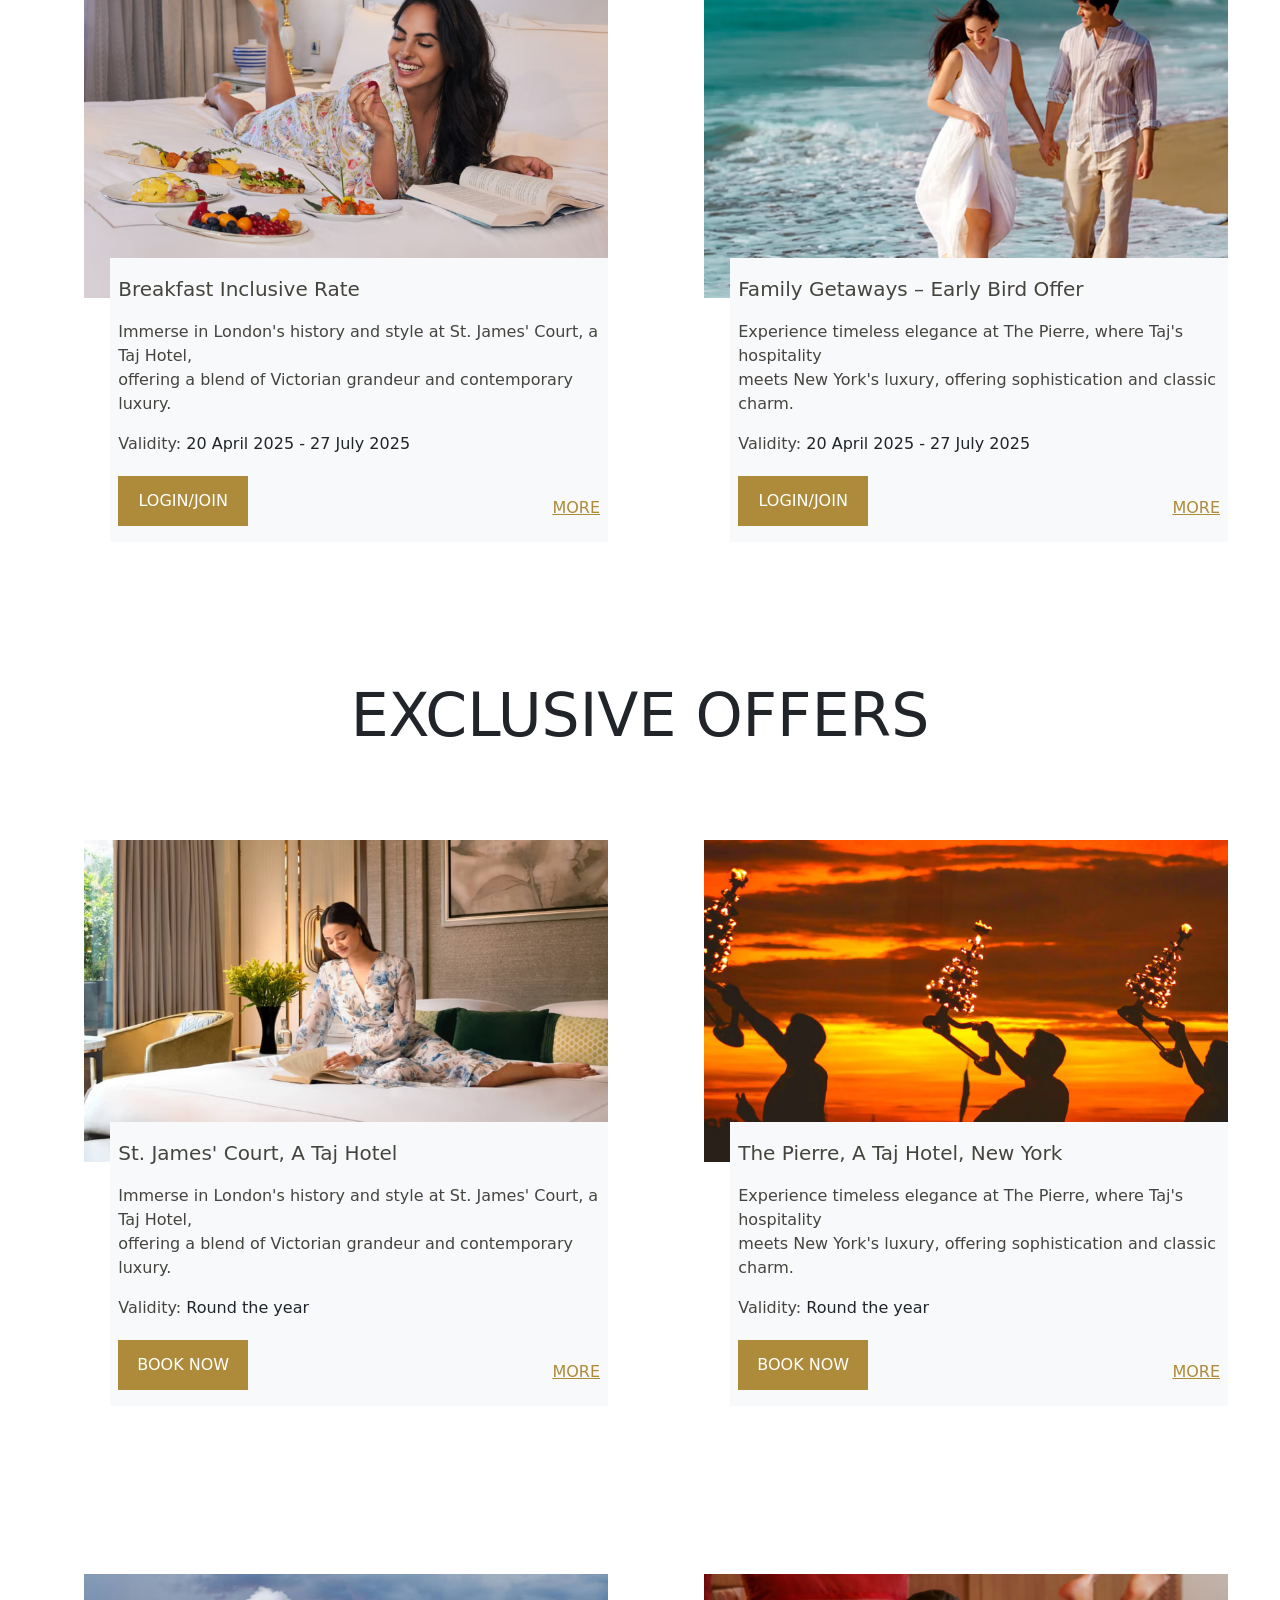
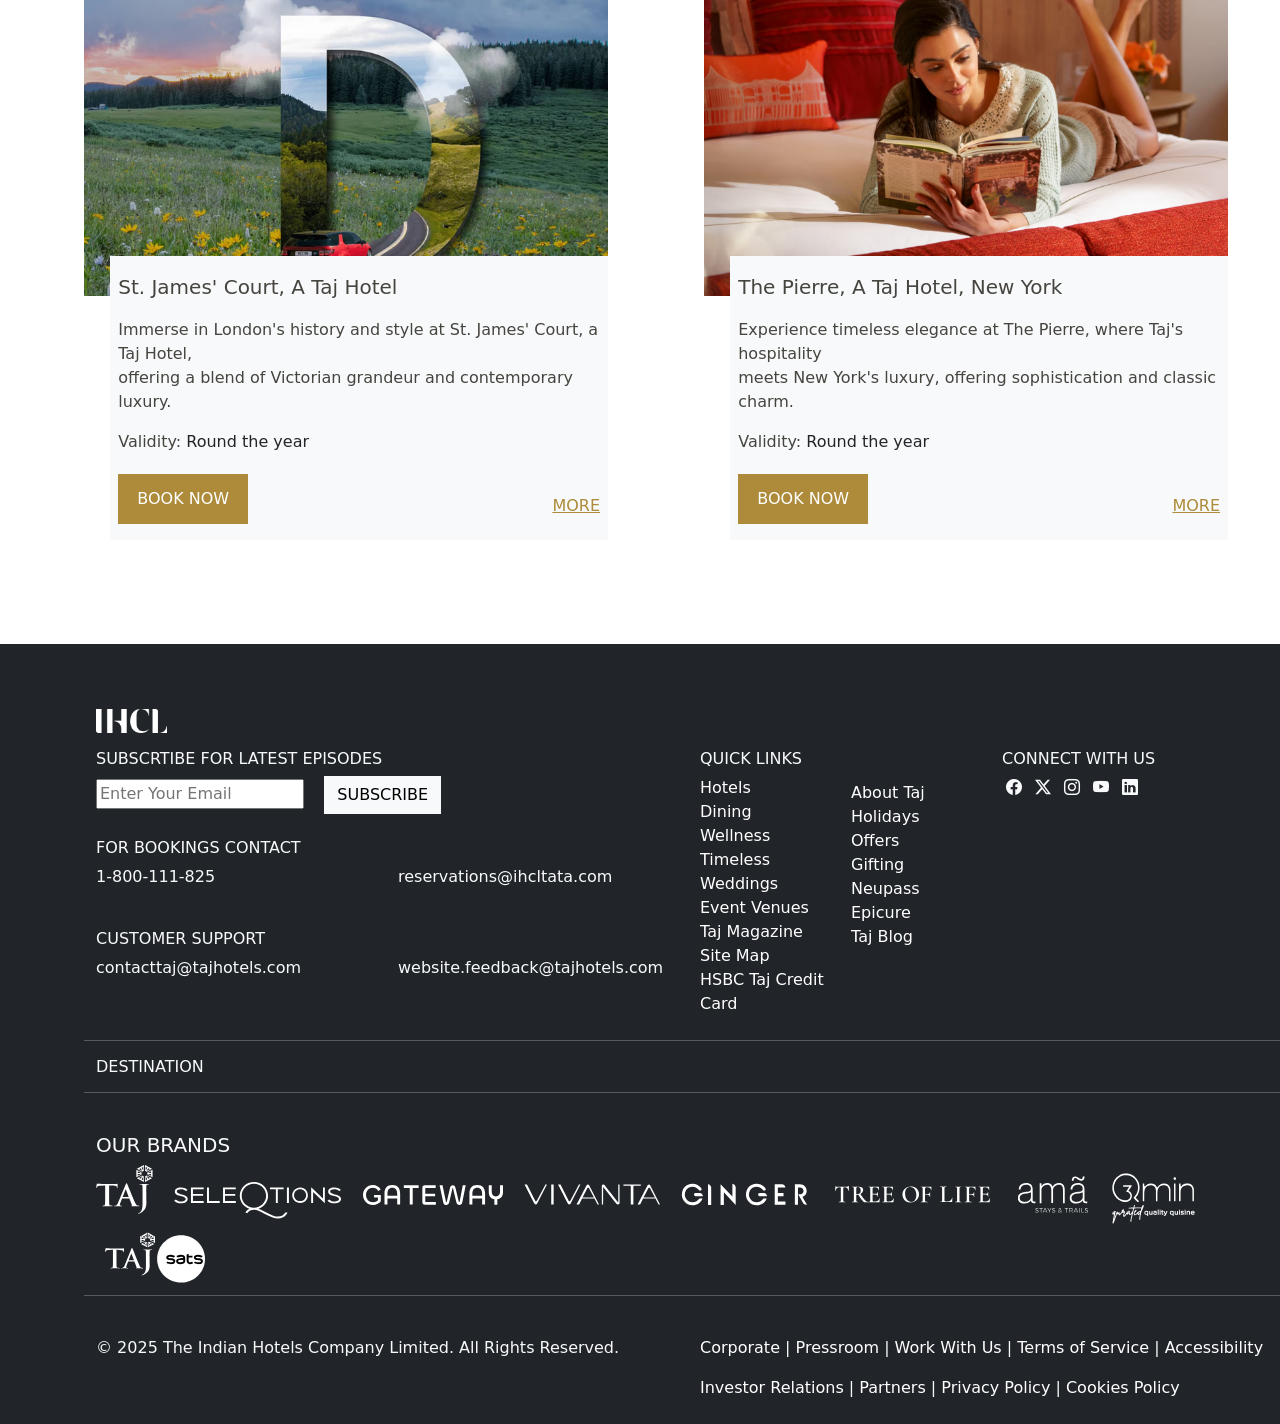
<file: offer.html>
<!DOCTYPE html>
<html lang="en">
<head>
    <meta charset="UTF-8">
    <meta name="viewport" content="width=device-width, initial-scale=1.0">
    <title>Destination</title>
    <link rel="stylesheet" href="css/bootstrap.css">
    <link rel="stylesheet" href="css/splide.min.css">
    <link rel="stylesheet" href="https://cdn.jsdelivr.net/npm/bootstrap-icons@1.11.3/font/bootstrap-icons.min.css">
    <link rel="stylesheet" href="css/style.css">
</head>
<body>
     <!--navbar start-->
<nav class="navbar navbar-expand-lg navbar-light bg-light sticky-top">
  <div class="container-fluid">
    <!-- Logo -->
    <a class="navbar-brand ms-3" href="index.html">
      <img src="img/tajlogo2.png" alt="Logo" style="height:40px;">
    </a>

    <!-- Toggler (Hamburger icon for mobile) -->
    <button class="navbar-toggler" type="button" data-bs-toggle="collapse" data-bs-target="#navbarSupportedContent">
      <span class="navbar-toggler-icon"></span>
    </button>

    <!-- Collapsible Menu -->
    <div class="collapse navbar-collapse" id="navbarSupportedContent">
      <ul class="navbar-nav ms-auto mb-2 mb-lg-0 text-center">
        <li class="nav-item">
          <a class="nav-link a" href="des.html">DESTINATIONS</a>
        </li>
        <li class="nav-item">
          <a class="nav-link a" href="hotels.html">HOTELS</a>
        </li>
        <li class="nav-item">
          <a class="nav-link a" href="dining.html">DINING</a>
        </li>
        <li class="nav-item">
          <a class="nav-link a" href="offer.html">OFFERS</a>
        </li>
        <li class="nav-item dropdown">
          <a class="nav-link a dropdown-toggle" href="#" role="button" data-bs-toggle="dropdown">
            MEMBERSHIP
          </a>
          <ul class="dropdown-menu">
            <li><a class="dropdown-item" href="#">Action</a></li>
            <li><a class="dropdown-item" href="#">Another action</a></li>
            <li><hr class="dropdown-divider"></li>
            <li><a class="dropdown-item" href="#">Something else here</a></li>
          </ul>
        </li>
        <li class="nav-item">
          <a class="nav-link a" href="index.html">HOME</a>
        </li>
        <li class="nav-item">
          <a class="nav-link a" href="login.html">LOGIN / JOIN</a>
        </li>
        <li class="nav-item">
          <button class="btn text-light rounded-0 ms-lg-3 mt-2 mt-lg-0" style="background-color:#ad8b3a;">BOOK A STAY</button>
        </li>
      </ul>
    </div>
  </div>
</nav>

    <!--navbar end-->

    <!--main start-->
  <div class="row" style="position: relative;">
    <div>
    <img src="img/offer.avif" alt="" class="img-fluid">
    </div>
    <div>
      <p style="font-size: 60px; color: white; position: absolute;" class="headi">OFFERS <br> &PROMOTIONS</p>
      
    </div>
</div>
<!--main end-->

<!--member start-->
<div class="my-4">
<div class="row">
    <div class="col-sm-12 text-center">
      <p style="font-size: 60px;">MEMBER OFFERS</p>
    </div>
    <div class="row m-2 my-5">
      <div class="cool m-2">
        <div class="row m-2">
          <div class="col-sm-6 px-5">
            <div class=" inn">
              <img src="img/m1.avif" alt="" class="img-fluid">
              <div class="insid bg-light p-2 py-3" style="color: #45443F; ">
                  <p style="font-weight: 100; font-size: 20px;">Festivals of India - Celebrations by Taj</p>
                  <p>Immerse in London's history and style at St. James' Court, a Taj Hotel, <br> offering a blend of Victorian grandeur and contemporary luxury.</p>
                  <p>Validity: <span class="text-dark">20 April 2025 - 27 July 2025</span></p>
                  <button style="background-color: #ad8b3a; height: 50px; width: 130px; border: 0px; color: white;" class="mt-1">LOGIN/JOIN</button>
                  <a href="" class="mt-4" style="color: #ad8b3a; float: right;">MORE</a></span>
                  </div>
          </div>
          </div>
          <div class="col-sm-6 px-5">
            <div class=" inn">
              <img src="img/m2.avif" alt="" class="img-fluid">
              <div class="insid bg-light p-2 py-3" style="color: #45443F;">
                  <p style="font-weight: 100; font-size: 20px;">Cherishing Togetherness</p>
                  <p>Experience timeless elegance at The Pierre, where Taj's hospitality <br> meets New York's luxury, offering sophistication and classic charm.</p>
                  <p>Validity: <span class="text-dark">20 April 2025 - 27 July 2025</span></p>
                  <button style="background-color: #ad8b3a; height: 50px; width: 130px; border: 0px; color: white;" class="mt-1">LOGIN/JOIN</button>
                  <a href="" class="mt-4" style="color: #ad8b3a; float: right;">MORE</a>
                </div>
          </div>
          </div>
        </div>
      </div>
    </div>
    <div class="row m-2 my-5">
      <div class="cool m-2">
        <div class="row m-2">
          <div class="col-sm-6 px-5">
            <div class=" inn">
              <img src="img/m3.avif" alt="" class="img-fluid">
              <div class="insid bg-light p-2 py-3" style="color: #45443F; ">
                  <p style="font-weight: 100; font-size: 20px;">Breakfast Inclusive Rate</p>
                  <p>Immerse in London's history and style at St. James' Court, a Taj Hotel, <br> offering a blend of Victorian grandeur and contemporary luxury.</p>
                  <p>Validity: <span class="text-dark">20 April 2025 - 27 July 2025</span></p>
                  <button style="background-color: #ad8b3a; height: 50px; width: 130px; border: 0px; color: white;" class="mt-1">LOGIN/JOIN</button>
                  <a href="" class="mt-4" style="color: #ad8b3a; float: right;">MORE</a></span>
                  </div>
          </div>
          </div>
          <div class="col-sm-6 px-5">
            <div class=" inn">
              <img src="img/m4.avif" alt="" class="img-fluid">
              <div class="insid bg-light p-2 py-3" style="color: #45443F;">
                  <p style="font-weight: 100; font-size: 20px;">Family Getaways – Early Bird Offer</p>
                  <p>Experience timeless elegance at The Pierre, where Taj's hospitality <br> meets New York's luxury, offering sophistication and classic charm.</p>
                  <p>Validity: <span class="text-dark">20 April 2025 - 27 July 2025</span></p>
                  <button style="background-color: #ad8b3a; height: 50px; width: 130px; border: 0px; color: white;" class="mt-1">LOGIN/JOIN</button>
                  <a href="" class="mt-4" style="color: #ad8b3a; float: right;">MORE</a>
                </div>
          </div>
          </div>
        </div>
      </div>
    </div>
  </div>
  </div>
  <!--member end-->

  <!--exclusive start-->
  <div class="row">
    <div class="col-sm-12 text-center">
      <p style="font-size: 60px;">EXCLUSIVE OFFERS</p>
    </div>
    <div class="row m-2 my-5">
      <div class="cool m-2">
        <div class="row m-2">
          <div class="col-sm-6 px-5">
            <div class=" inn">
              <img src="img/e1.avif" alt="" class="img-fluid">
              <div class="insid bg-light p-2 py-3" style="color: #45443F; ">
                  <p style="font-weight: 100; font-size: 20px;">St. James' Court, A Taj Hotel</p>
                  <p>Immerse in London's history and style at St. James' Court, a Taj Hotel, <br> offering a blend of Victorian grandeur and contemporary luxury.</p>
                  <p>Validity: <span class="text-dark">Round the year</span></p>
                  <button style="background-color: #ad8b3a; height: 50px; width: 130px; border: 0px; color: white;" class="mt-1">BOOK NOW</button>
                  <a href="" class="mt-4" style="color: #ad8b3a; float: right;">MORE</a></span>
                  </div>
          </div>
          </div>
          <div class="col-sm-6 px-5">
            <div class=" inn">
              <img src="img/e2.avif" alt="" class="img-fluid">
              <div class="insid bg-light p-2 py-3" style="color: #45443F;">
                  <p style="font-weight: 100; font-size: 20px;">The Pierre, A Taj Hotel, New York</p>
                  <p>Experience timeless elegance at The Pierre, where Taj's hospitality <br> meets New York's luxury, offering sophistication and classic charm.</p>
                  <p>Validity: <span class="text-dark">Round the year</span></p>
                  <button style="background-color: #ad8b3a; height: 50px; width: 130px; border: 0px; color: white;" class="mt-1">BOOK NOW</button>
                  <a href="" class="mt-4" style="color: #ad8b3a; float: right;">MORE</a>
                </div>
          </div>
          </div>
        </div>
      </div>
    </div>
    <div class="row m-2 my-5">
      <div class="cool m-2">
        <div class="row m-2">
          <div class="col-sm-6 px-5">
            <div class=" inn">
              <img src="img/e3.avif" alt="" class="img-fluid">
              <div class="insid bg-light p-2 py-3" style="color: #45443F; ">
                  <p style="font-weight: 100; font-size: 20px;">St. James' Court, A Taj Hotel</p>
                  <p>Immerse in London's history and style at St. James' Court, a Taj Hotel, <br> offering a blend of Victorian grandeur and contemporary luxury.</p>
                  <p>Validity: <span class="text-dark">Round the year</span></p>
                  <button style="background-color: #ad8b3a; height: 50px; width: 130px; border: 0px; color: white;" class="mt-1">BOOK NOW</button>
                  <a href="" class="mt-4" style="color: #ad8b3a; float: right;">MORE</a></span>
                  </div>
          </div>
          </div>
          <div class="col-sm-6 px-5">
            <div class=" inn">
              <img src="img/e4.avif" alt="" class="img-fluid">
              <div class="insid bg-light p-2 py-3" style="color: #45443F;">
                  <p style="font-weight: 100; font-size: 20px;">The Pierre, A Taj Hotel, New York</p>
                  <p>Experience timeless elegance at The Pierre, where Taj's hospitality <br> meets New York's luxury, offering sophistication and classic charm.</p>
                  <p>Validity: <span class="text-dark">Round the year</span></p>
                  <button style="background-color: #ad8b3a; height: 50px; width: 130px; border: 0px; color: white;" class="mt-1">BOOK NOW</button>
                  <a href="" class="mt-4" style="color: #ad8b3a; float: right;">MORE</a>
                </div>
          </div>
          </div>
        </div>
      </div>
    </div>
  </div>
  <!--exclusive end-->

  

 
 <!--footer start-->
 <div class="row bg-dark px-5 pt-5 pb-2">
    <div class="col-sm-12 mx-5 mt-3">
        <img src="img/f1.png" alt="" style="height: 24px; width: 71px;">
        <div class="row text-light mt-3">
         <div class="col-sm-6">
            <h6>SUBSCRTIBE FOR LATEST EPISODES</h6>
            <input type="email" placeholder="Enter Your Email"> &nbsp;&nbsp;&nbsp;<a href="" class="btn btn-light rounded-0">SUBSCRIBE</a>
            <h6 class="mt-4">FOR BOOKINGS CONTACT</h6>
            <div class="row">
                <div class="col-sm-6"><p>1-800-111-825</p></div>
                <div class="col-sm-6"><p>
                    reservations@ihcltata.com</p></div>
            </div>
            <h6 class="mt-4">CUSTOMER SUPPORT</h6>
            <div class="row">
                <div class="col-sm-6"><p>contacttaj@tajhotels.com</p></div>
                <div class="col-sm-6"><p>
                    website.feedback@tajhotels.com</p></div>
            </div>
         </div>
         <div class="col-sm-6">
            <div class="row">
                <div class="col-sm-6">
                    <div class="row suraj">
                        <div class="col-sm-6">
                            <h6>QUICK LINKS</h6>
                            <span><a href="">Hotels</a></span> <br>
                            <span><a href="">Dining</a></span> <br>
                            <span><a href="">Wellness</a></span> <br>
                            <span><a href="">Timeless Weddings</a></span> <br>
                            <span><a href="">Event Venues</a></span> <br>
                            <span><a href="">Taj Magazine</a></span> <br>
                            <span><a href="">Site Map</a></span> <br>
                            <span><a href="">HSBC Taj Credit</a></span> <br>
                            <span><a href="">Card</a></span> <br>
                        </div>
                        <div class="col-sm-6">
                            <h6></h6> <br>
                            <span><a href="">About Taj</a></span> <br>
                            <span><a href="">Holidays</a></span> <br>
                            <span><a href="">Offers</a></span> <br>
                            <span><a href="">Gifting</a></span> <br>
                            <span><a href="">Neupass</a></span> <br>
                            <span><a href="">Epicure</a></span> <br>
                            <span><a href="">Taj Blog</a></span> <br>
                        </div>
                    </div>
                </div>
                <div class="col-sm-6">
                    <h6>CONNECT WITH US</h6>
                    <span>
                        <span class="mx-1"><i class="bi bi-facebook"></i></span>
                       <span class="mx-1"> <i class="bi bi-twitter-x"></i></span>
                        <span class="mx-1"><i class="bi bi-instagram"></i></span>
                      <span class="mx-1"> <i class="bi bi-youtube"></i></span>
                       <span class="mx-1"> <i class="bi bi-linkedin"></i></span>
                    </span>
                </div>
            </div>
         </div>
        </div>
        <div class="row text-light my-4">
            <hr>
        <h6 class="mb-3">DESTINATION</h6>
        <hr>
        </div>
        <div class="row text-light my-4">
            <h5>OUR BRANDS</h5>
            <span>
                <span class="me-2"><img src="img/f11.svg" alt=""></span>
                <span class="mx-2"><img src="img/f12.svg" alt=""></span>
                <span class="mx-2"><img src="img/f13.svg" alt=""></span>
                <span class="mx-2"><img src="img/f14.svg" alt=""></span>
                <span class="mx-2"><img src="img/f15.svg" alt=""></span>
                <span class="mx-2"><img src="img/f16.svg" alt=""></span>
                <span class="mx-2"><img src="img/f17.svg" alt=""></span>
                <span class="mx-2"><img src="img/f18.svg" alt=""></span>
                <span class="mx-2"><img src="img/f19.svg" alt=""></span>
            </span>
            <hr>
        </div>
        <div class="row text-light">
            <div class="col-sm-6">
                <p>© 2025 The Indian Hotels Company Limited. All Rights Reserved.</p>
            </div>
            <div class="col-sm-6 good">
                <p><span>
                    <a href="">Corporate</a>  | 
                    <a href="">Pressroom</a>  |
                    <a href=""> Work With Us</a>  |
                    <a href="">Terms of Service</a>  |
                    <a href="">Accessibility</a>  
                </span></p>
                <p class="ms-auto"><span>
                    <a href="">Investor Relations</a>  |
                    <a href="">Partners</a>  |
                    <a href="">Privacy Policy</a>  |
                    <a href="">Cookies Policy</a>  
                </span></p>
            </div>
        </div>
    </div>
 </div>
  <!--footer end-->


    
    <script src="js/bootstrap.bundle.js"></script>
    <script src="js/splide.min.js"></script>
    <script>
        var splide = new Splide( '.splide', {
  type   : 'loop',
  perPage: 3,
  perMove: 1,
} );

splide.mount();
var splide1 = new Splide( '.slide', {
  type   : 'loop',
  perPage: 2,
  perMove: 1,
} );

splide1.mount();
</script>
</body>
</html>
</file>
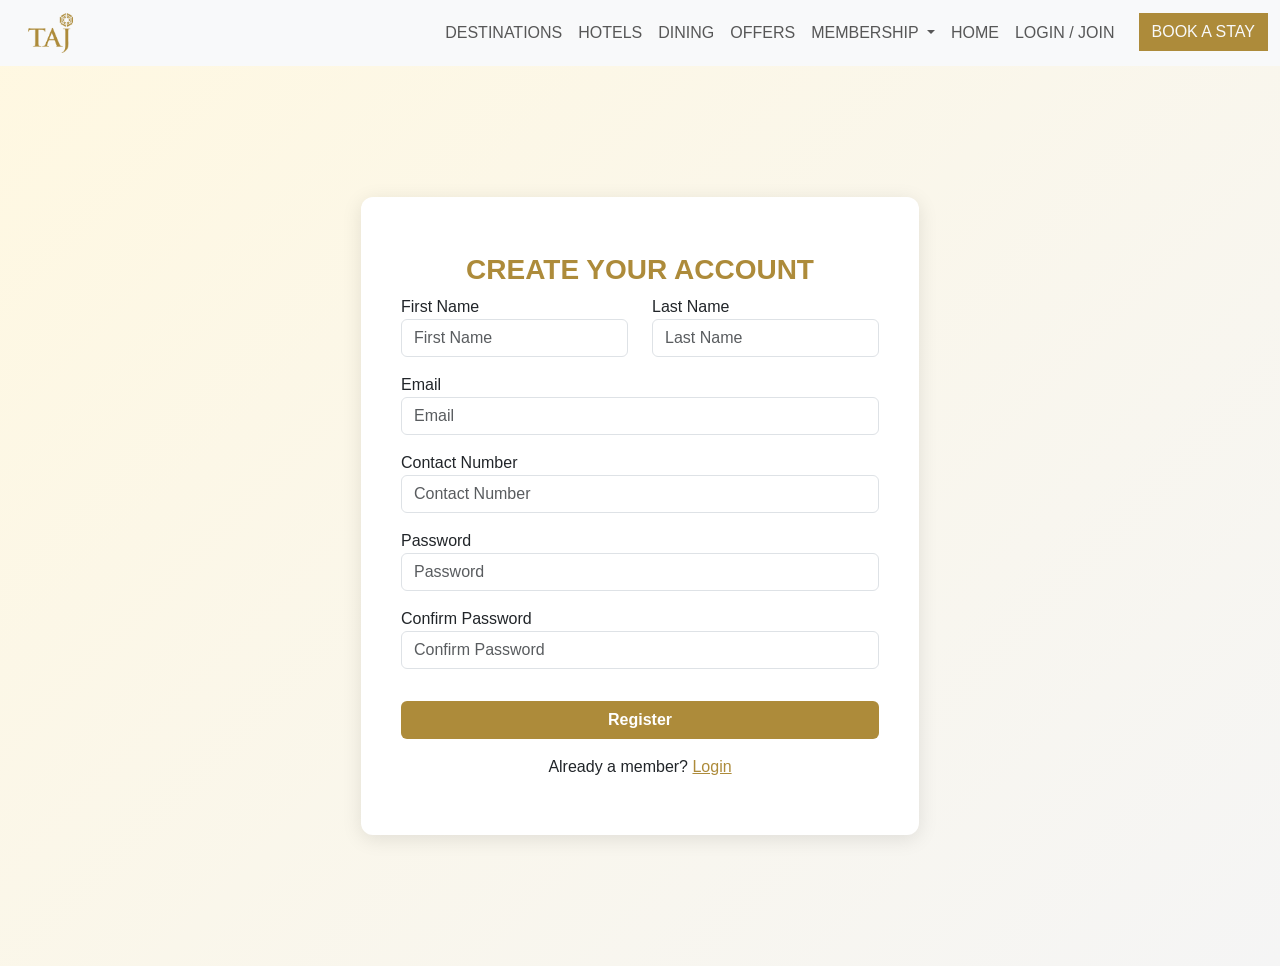
<file: register.html>
<!DOCTYPE html>
<html lang="en">
<head>
  <meta charset="UTF-8">
  <meta name="viewport" content="width=device-width, initial-scale=1.0">
  <title>Taj Register</title>
  <link href="https://cdn.jsdelivr.net/npm/bootstrap@5.3.3/dist/css/bootstrap.min.css" rel="stylesheet">
  <style>
    body {
      background: linear-gradient(135deg, #fff8e1, #f5f5f5);
      font-family: 'Poppins', sans-serif;
    }
    .register-box {
      background-color: #ffffff;
      border-radius: 12px;
      padding: 40px;
      box-shadow: 0 4px 20px rgba(0,0,0,0.1);
    }
    .btn-gold {
      background-color: #ad8b3a;
      color: white;
      font-weight: 600;
    }
    .btn-gold:hover {
      background-color: #946f2a;
    }
  </style>
</head>
<body>
  <!-- Navbar start -->
<nav class="navbar navbar-expand-lg navbar-light bg-light sticky-top">
  <div class="container-fluid">
    <!-- Logo -->
    <a class="navbar-brand ms-3" href="index.html">
      <img src="img/tajlogo2.png" alt="Logo" style="height:40px;">
    </a>

    <!-- Toggler (Hamburger icon for mobile) -->
    <button class="navbar-toggler" type="button" data-bs-toggle="collapse" data-bs-target="#navbarSupportedContent">
      <span class="navbar-toggler-icon"></span>
    </button>

    <!-- Collapsible Menu -->
    <div class="collapse navbar-collapse" id="navbarSupportedContent">
      <ul class="navbar-nav ms-auto mb-2 mb-lg-0 text-center">
        <li class="nav-item">
          <a class="nav-link a" href="des.html">DESTINATIONS</a>
        </li>
        <li class="nav-item">
          <a class="nav-link a" href="hotels.html">HOTELS</a>
        </li>
        <li class="nav-item">
          <a class="nav-link a" href="dining.html">DINING</a>
        </li>
        <li class="nav-item">
          <a class="nav-link a" href="offer.html">OFFERS</a>
        </li>
        <li class="nav-item dropdown">
          <a class="nav-link a dropdown-toggle" href="#" role="button" data-bs-toggle="dropdown">
            MEMBERSHIP
          </a>
          <ul class="dropdown-menu">
            <li><a class="dropdown-item" href="#">Action</a></li>
            <li><a class="dropdown-item" href="#">Another action</a></li>
            <li><hr class="dropdown-divider"></li>
            <li><a class="dropdown-item" href="#">Something else here</a></li>
          </ul>
        </li>
        <li class="nav-item">
          <a class="nav-link a" href="index.html">HOME</a>
        </li>
        <li class="nav-item">
          <a class="nav-link a" href="login.html">LOGIN / JOIN</a>
        </li>
        <li class="nav-item">
          <button class="btn text-light rounded-0 ms-lg-3 mt-2 mt-lg-0" style="background-color:#ad8b3a;">BOOK A STAY</button>
        </li>
      </ul>
    </div>
  </div>
</nav>
<!--Navbar end -->


  <!-- Register form -->
  <div class="container d-flex justify-content-center align-items-center vh-100">
    <div class="register-box col-md-6 text-center">
      <h3 class="mt-3 text-uppercase fw-bold" style="color:#ad8b3a;">Create Your Account</h3>
      <form>
        <div class="row">
          <div class="col-md-6 mb-3 text-start">
            <label>First Name</label>
            <input type="text" class="form-control" placeholder="First Name">
          </div>
          <div class="col-md-6 mb-3 text-start">
            <label>Last Name</label>
            <input type="text" class="form-control" placeholder="Last Name">
          </div>
        </div>
        <div class="mb-3 text-start">
          <label>Email</label>
          <input type="email" class="form-control" placeholder="Email">
        </div>
        <div class="mb-3 text-start">
          <label>Contact Number</label>
          <input type="number" class="form-control" placeholder="Contact Number">
        </div>
        <div class="mb-3 text-start">
          <label>Password</label>
          <input type="password" class="form-control" placeholder="Password">
        </div>
        <div class="mb-3 text-start">
          <label>Confirm Password</label>
          <input type="password" class="form-control" placeholder="Confirm Password">
        </div>
        <button type="submit" class="btn btn-gold w-100 mt-3">Register</button>
      </form>
      <p class="mt-3">Already a member? <a href="login.html" style="color:#ad8b3a;">Login</a></p>
    </div>
  </div>
</body>
<script src="https://cdn.jsdelivr.net/npm/bootstrap@5.3.3/dist/js/bootstrap.bundle.min.js"></script>

</html>
</file>
<file: css/style.css>
.a{
    color: #ad8b3a;
}

.inside{
    transform: translateY(-30px);
}
.suraj>div>span>a{
    text-decoration: none;
    color: white;
}
.good>p>span>a{
    text-decoration: none;
    color: white;
}
.head{
    top: 60%;
    left: 20%;
}
.headed{
    position: absolute;
    top: 80%;
    left: 12%;
}
.insid{
    transform: translateY(-40px);
    width: 95%;
    margin-left: auto;
}
.headi{
    top: 70%;
    left: 20%;
}
.headedi{
    position: absolute;
    top: 85%;
    left: 12%;
}
.hero{
    background-image: url("../img/1.png");
    background-size: cover;
    width: 100%;
    height: 500px;
}
.hide{
    visibility: hidden;
}
.hero>div:hover{
    background-color:rgba(255, 255, 255, .5);
}
.hero>div:hover .hide{
  visibility: visible;
}

@media (max-width: 576px) {
  /* Navbar */
  .navbar-nav {
    flex-direction: column;
    text-align: center;
  }
  .navbar .btn {
    width: 100%;
    margin-top: 10px;
  }

  /* Hero section */
  .hero {
    flex-direction: column;
    min-height: 40vh;
  }
  .hero .col-sm-3 {
    flex: 1 1 100%;
    border-right: none !important;
    margin-bottom: 1rem;
  }

  /* Typography */
  h1, h5, h6, p {
    font-size: 1rem;
    text-align: center;
  }

  /* Inside boxes */
  .inside {
    width: 100% !important;
    padding: 1rem;
    transform: translateY(0);
  }

  /* Footer */
  .footer input, .footer .btn {
    width: 100%;
    margin-top: 10px;
  }
  .suraj {
    flex-direction: column;
    text-align: center;
  }
  .good p {
    text-align: center;
  }
}
@media (max-width: 768px) {
  /* Navbar */
  .navbar-nav {
    flex-direction: column;
    align-items: center;
  }

  /* Hero section */
  .hero {
    flex-wrap: wrap;
    min-height: 50vh;
  }
  .hero .col-sm-3 {
    flex: 1 1 50%;
    margin-bottom: 1rem;
  }

  /* Splide carousel */
  .splide__slide img {
    width: 100%;
    height: auto;
  }
  .inside {
    width: 90% !important;
    padding: 1rem;
  }

  /* Typography */
  h1, h5 {
    font-size: 1.5rem;
    text-align: center;
  }
}

@media (max-width: 992px) {
  /* Hero section */
  .hero .col-sm-3 {
    flex: 1 1 50%;
  }

  /* Splide carousel */
  .splide__slide {
    margin: 0.5rem;
  }

  /* Footer */
  .footer .row {
    flex-direction: column;
    text-align: center;
  }
}
</file>
